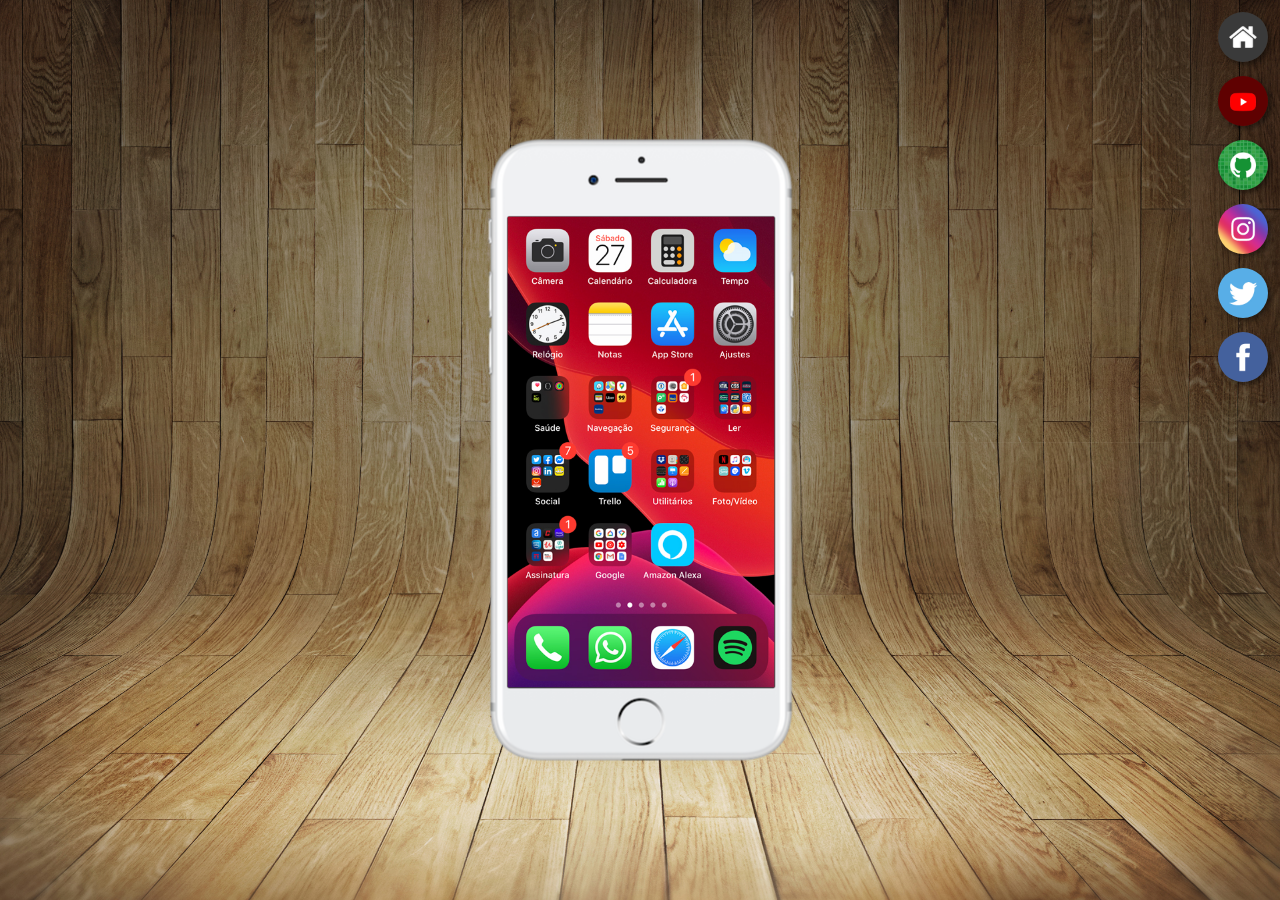
<file: index.html>
<!DOCTYPE html>
<html lang="en">
<head>
    <meta charset="UTF-8">
    <meta name="viewport" content="width=device-width, initial-scale=1.0">
    <link rel="shortcut icon" href="favicon.ico" type="image/x-icon">
    <link rel="stylesheet" href="style.css">
    <title>Projeto Social</title>
    
</head>
<body>
    <main>
        <section id="telefone">

           <iframe src="home.html" frameborder="0" name="tela" id="tela"></iframe>

        </section>
        
        <section id="social">
            <a href="home.html" target="tela"><img src="imagens/logo-home.jpg" alt="home"></a><br>
            <a href="youtube.html" target="tela"><img src="imagens/logo-youtube.jpg" alt="Youtube"></a><br>
            <a href="github.html" target="tela"><img src="imagens/logo-github.jpg" alt="Github"></a><br>
            <a href="instagram.html" target="tela"><img src="imagens/logo-instagram.jpg " alt="Instagram"></a><br>
            <a href="twitter.html" target="tela"><img src="imagens/logo-twitter.jpg" alt="Twitter"></a><br>
            <a href="facebook.html" target="tela"><img src="imagens/logo-facebook.jpg" alt="Facebook"></a>
        </section>
    </main>
</body>
</html>
</file>
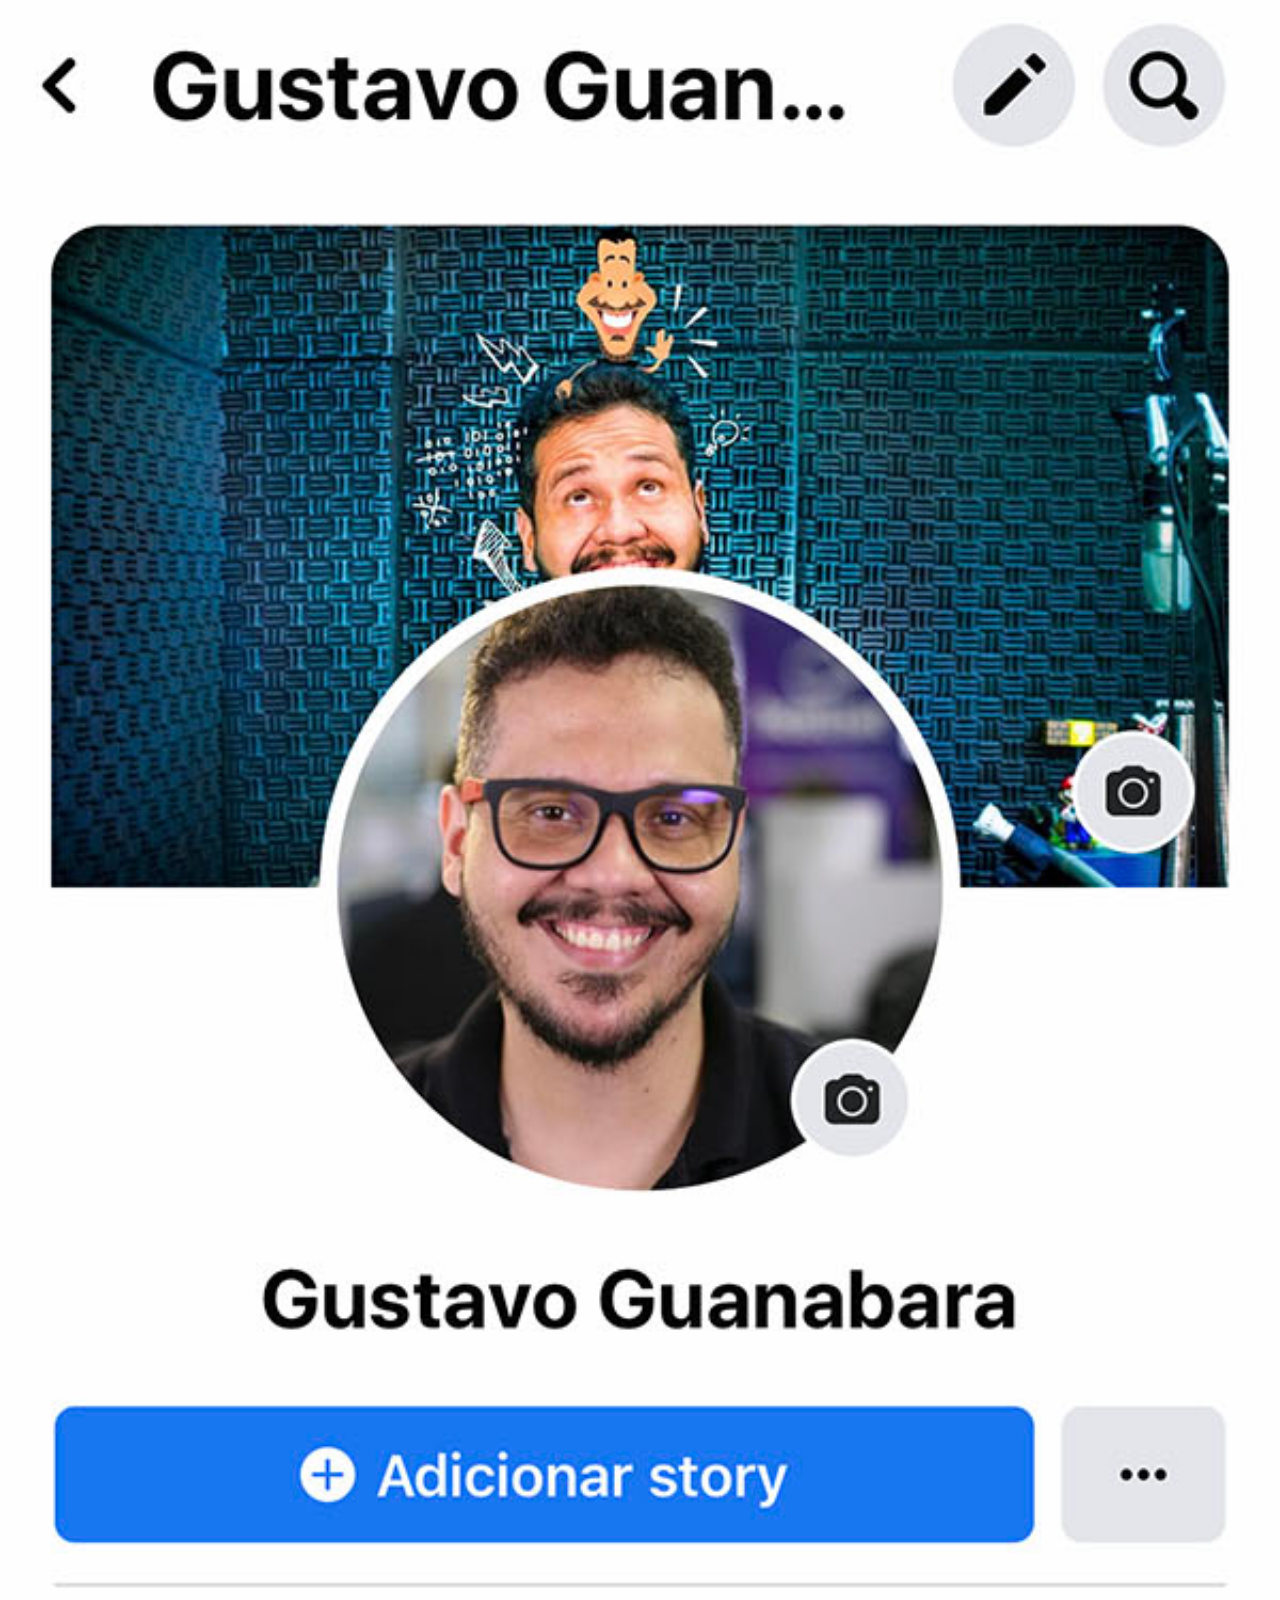
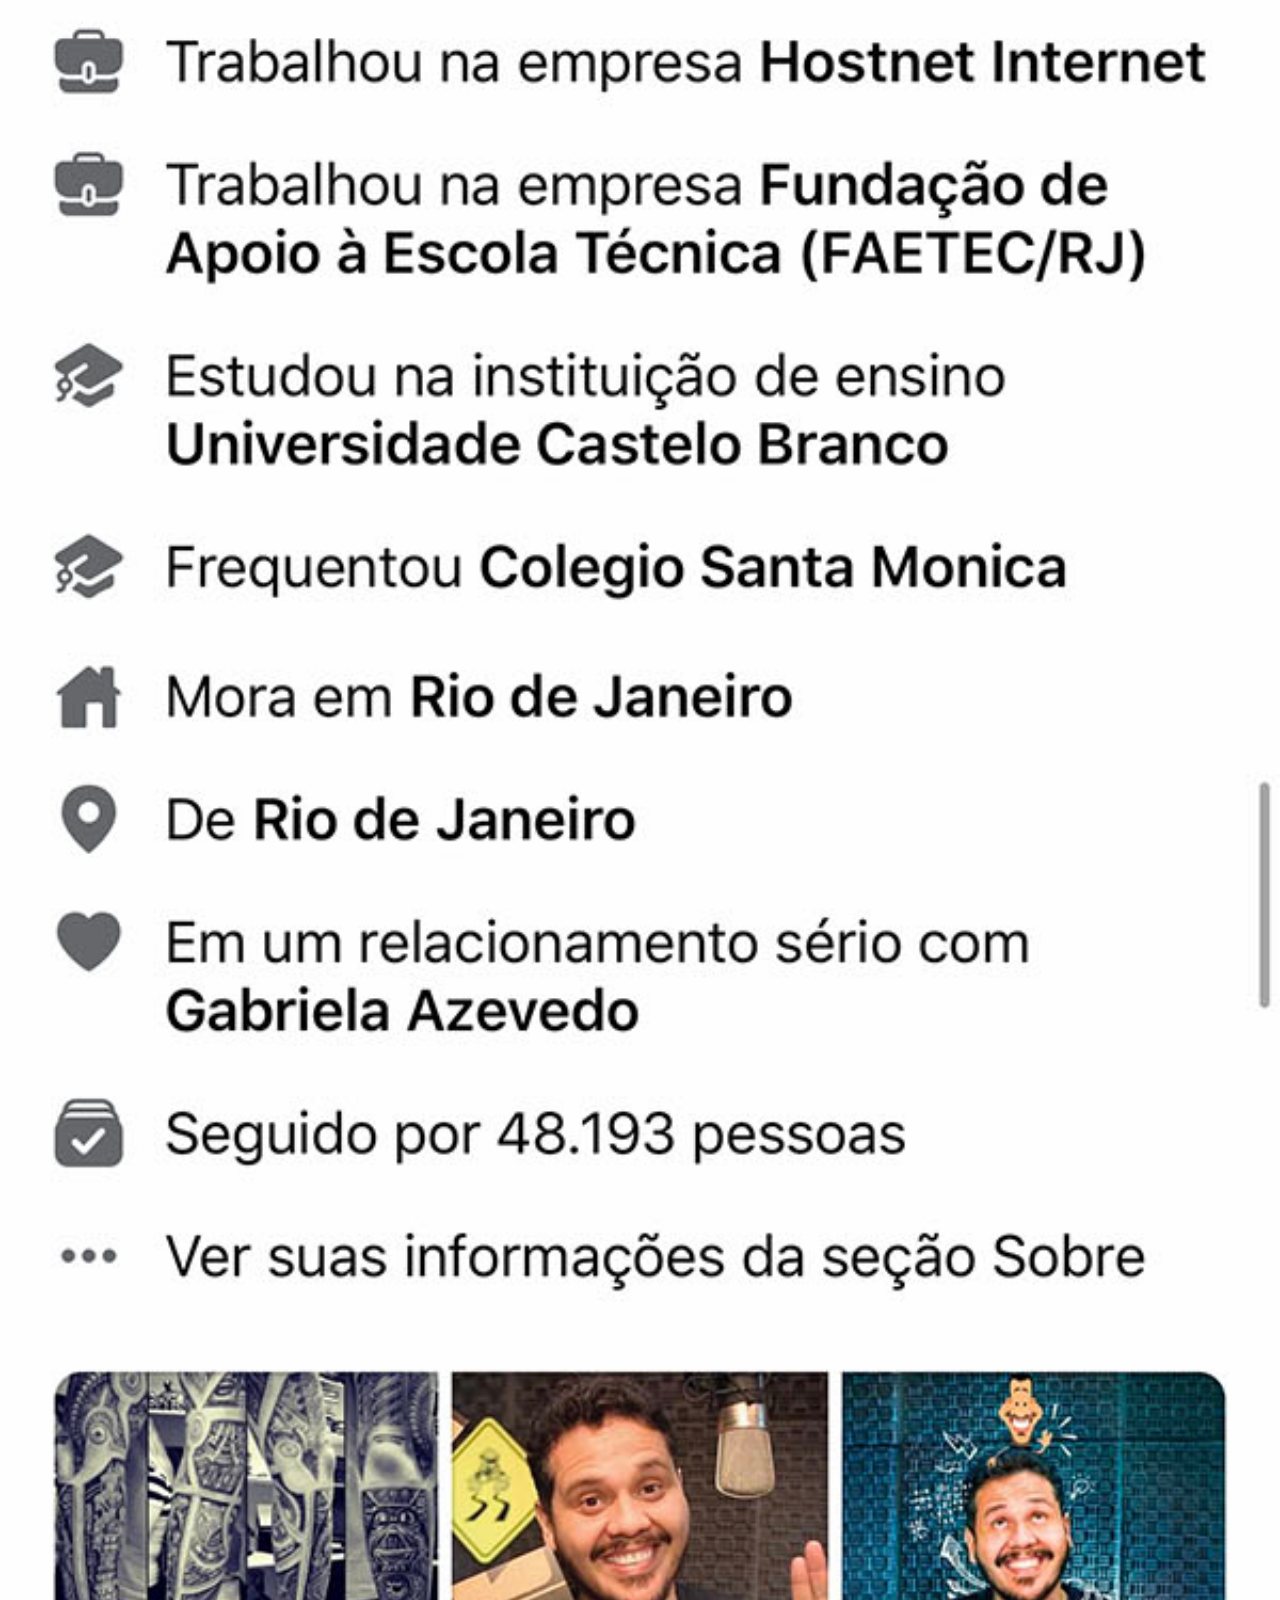
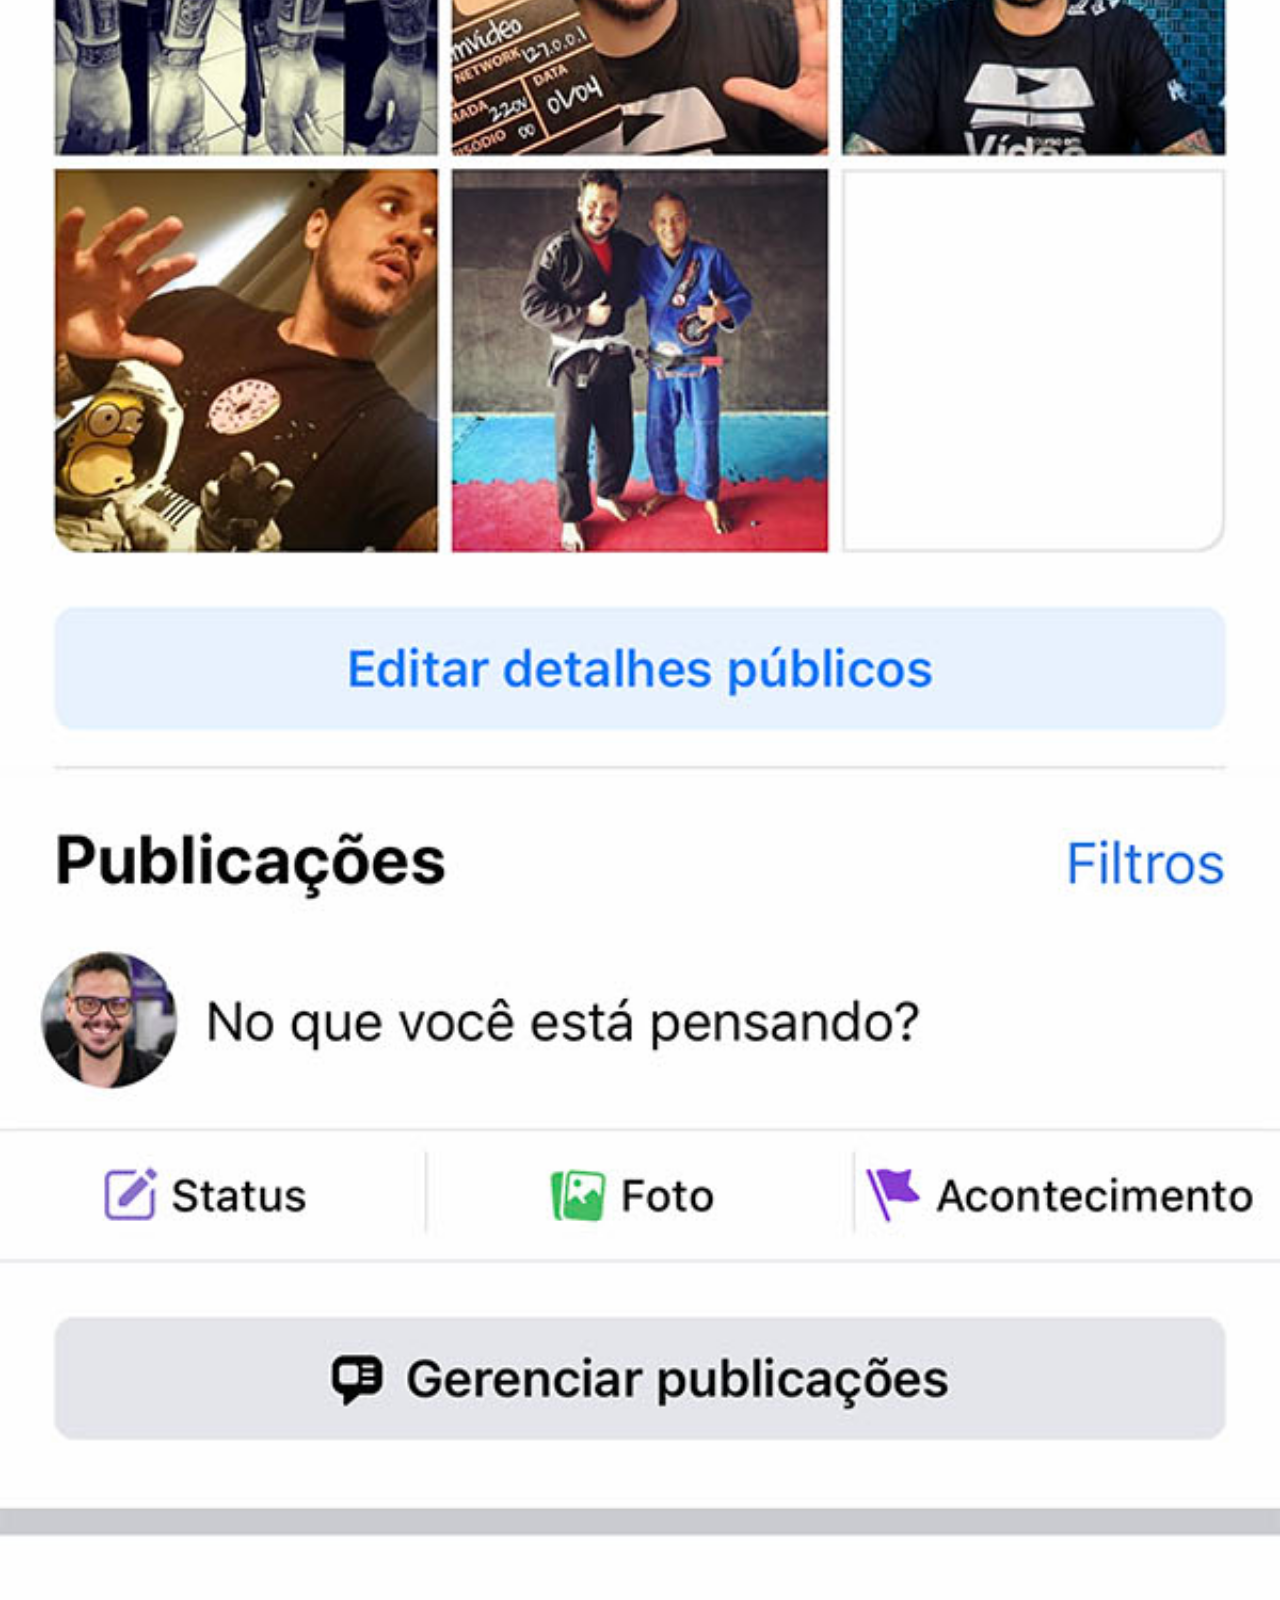
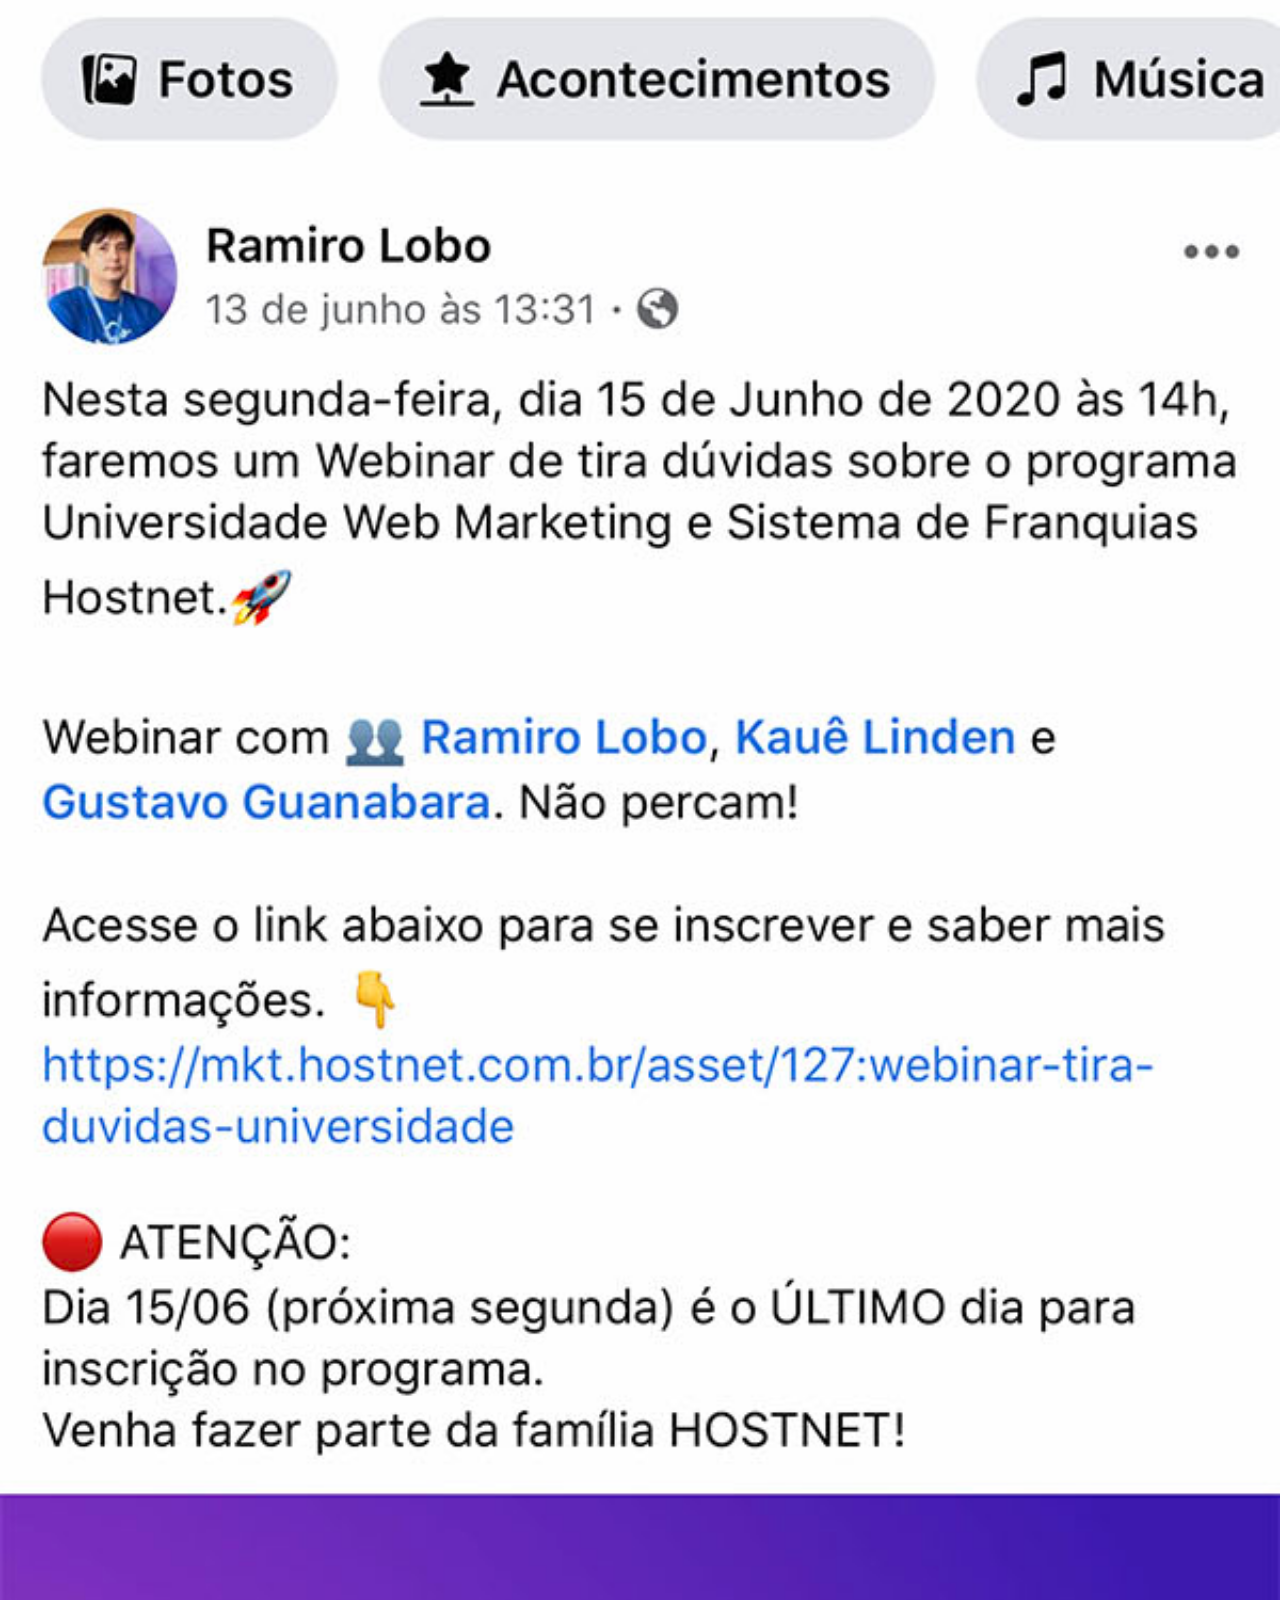
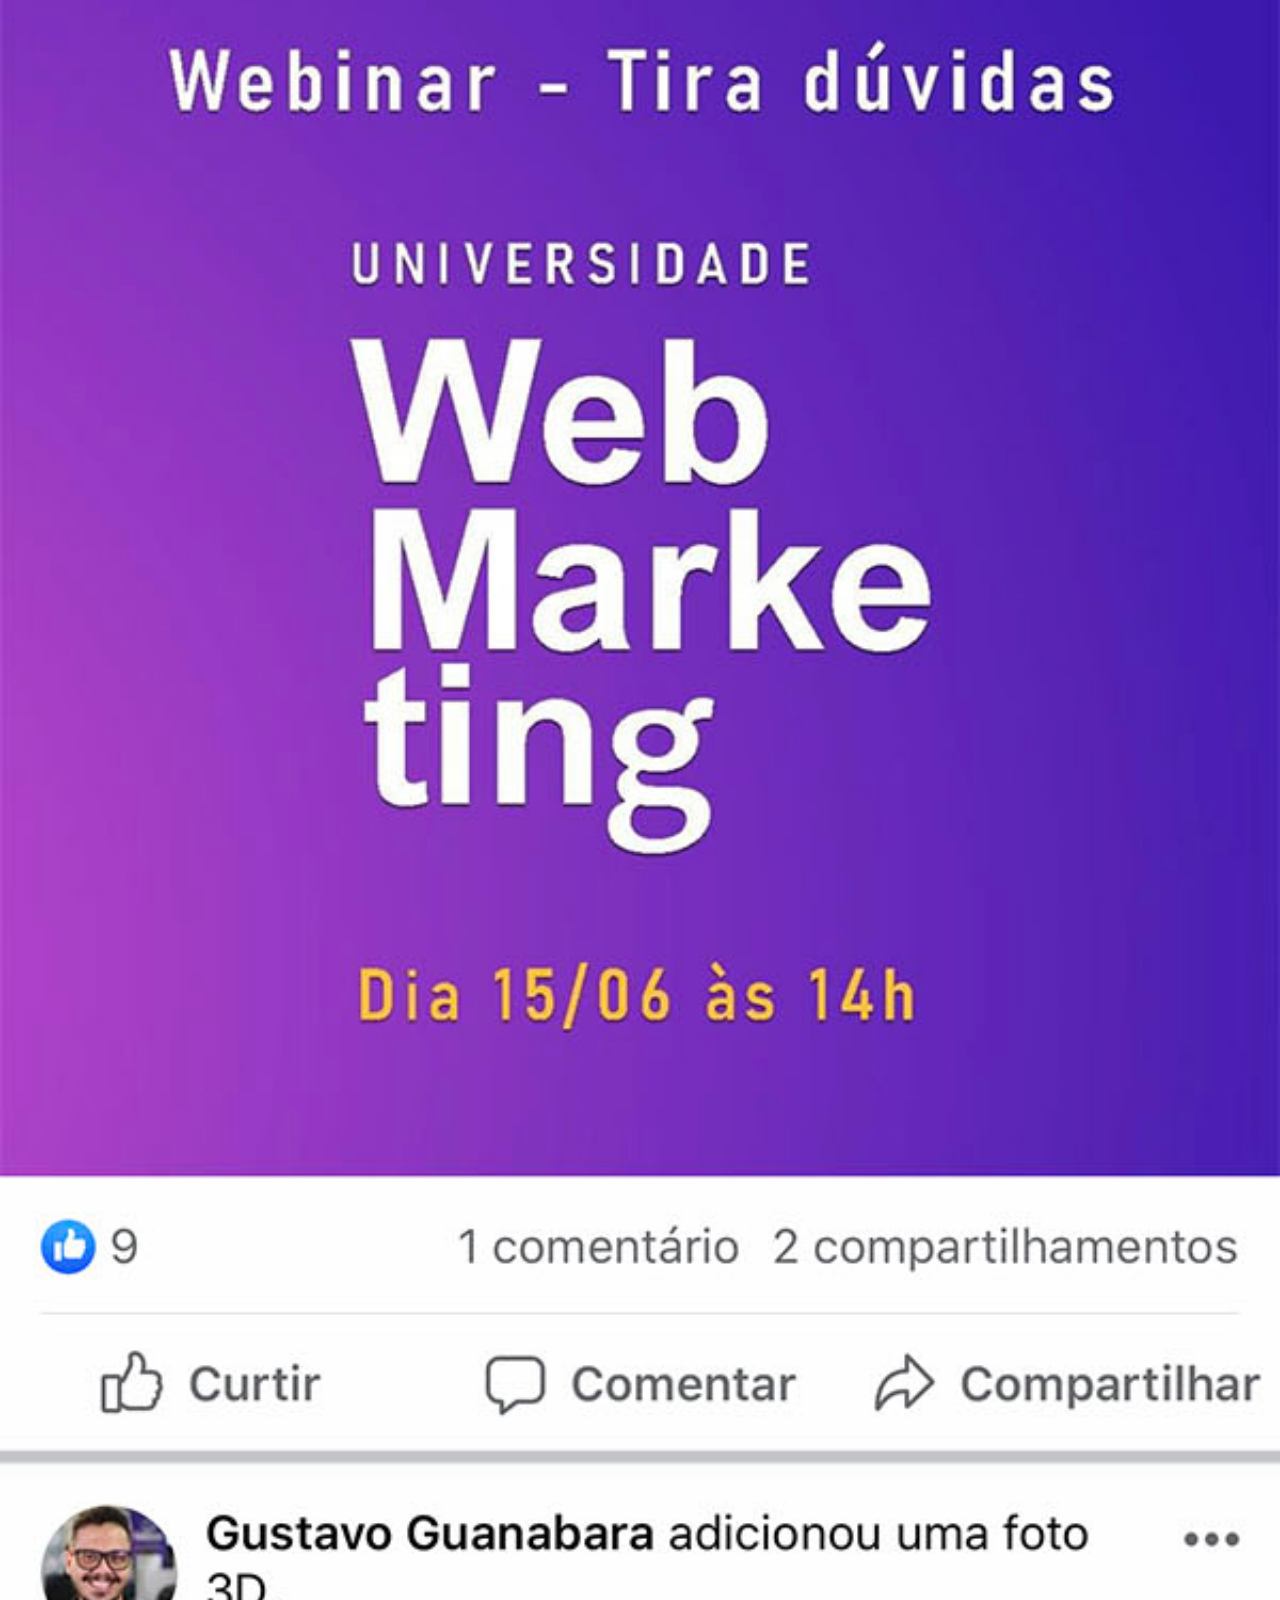
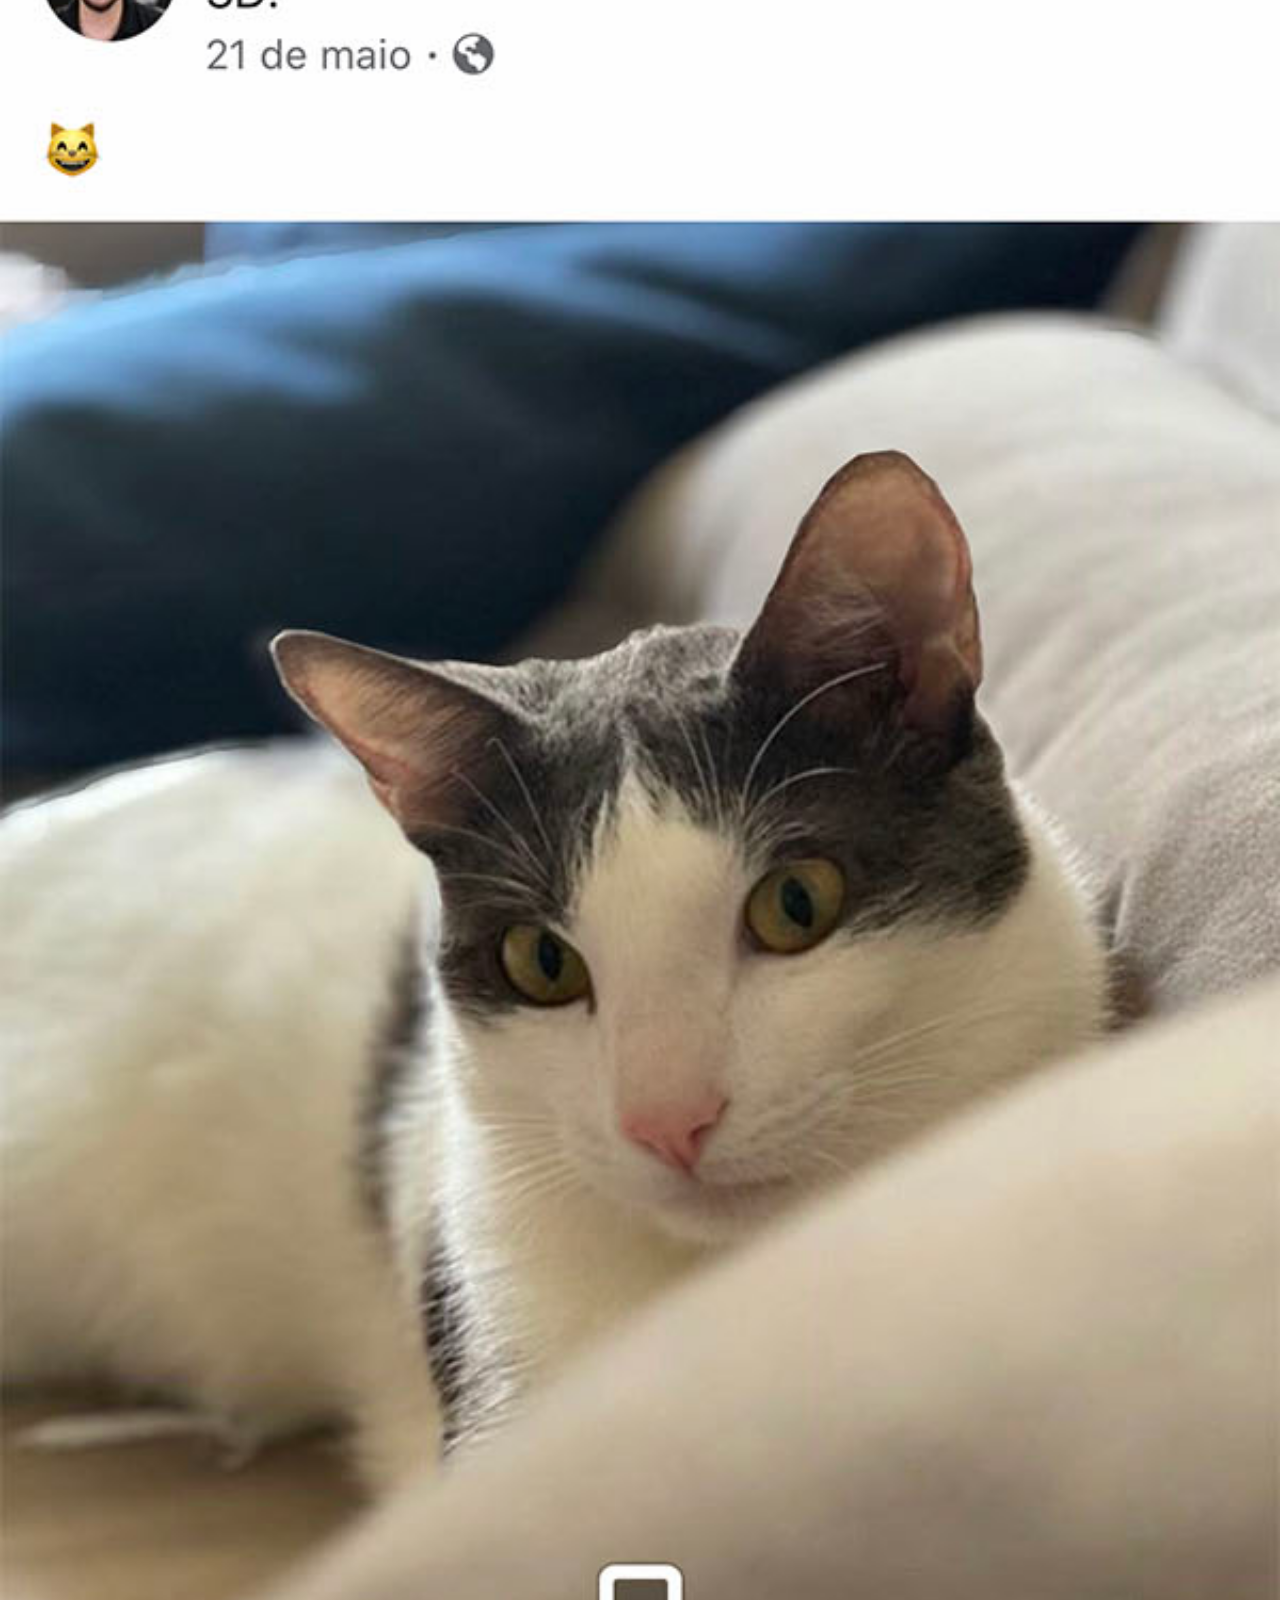
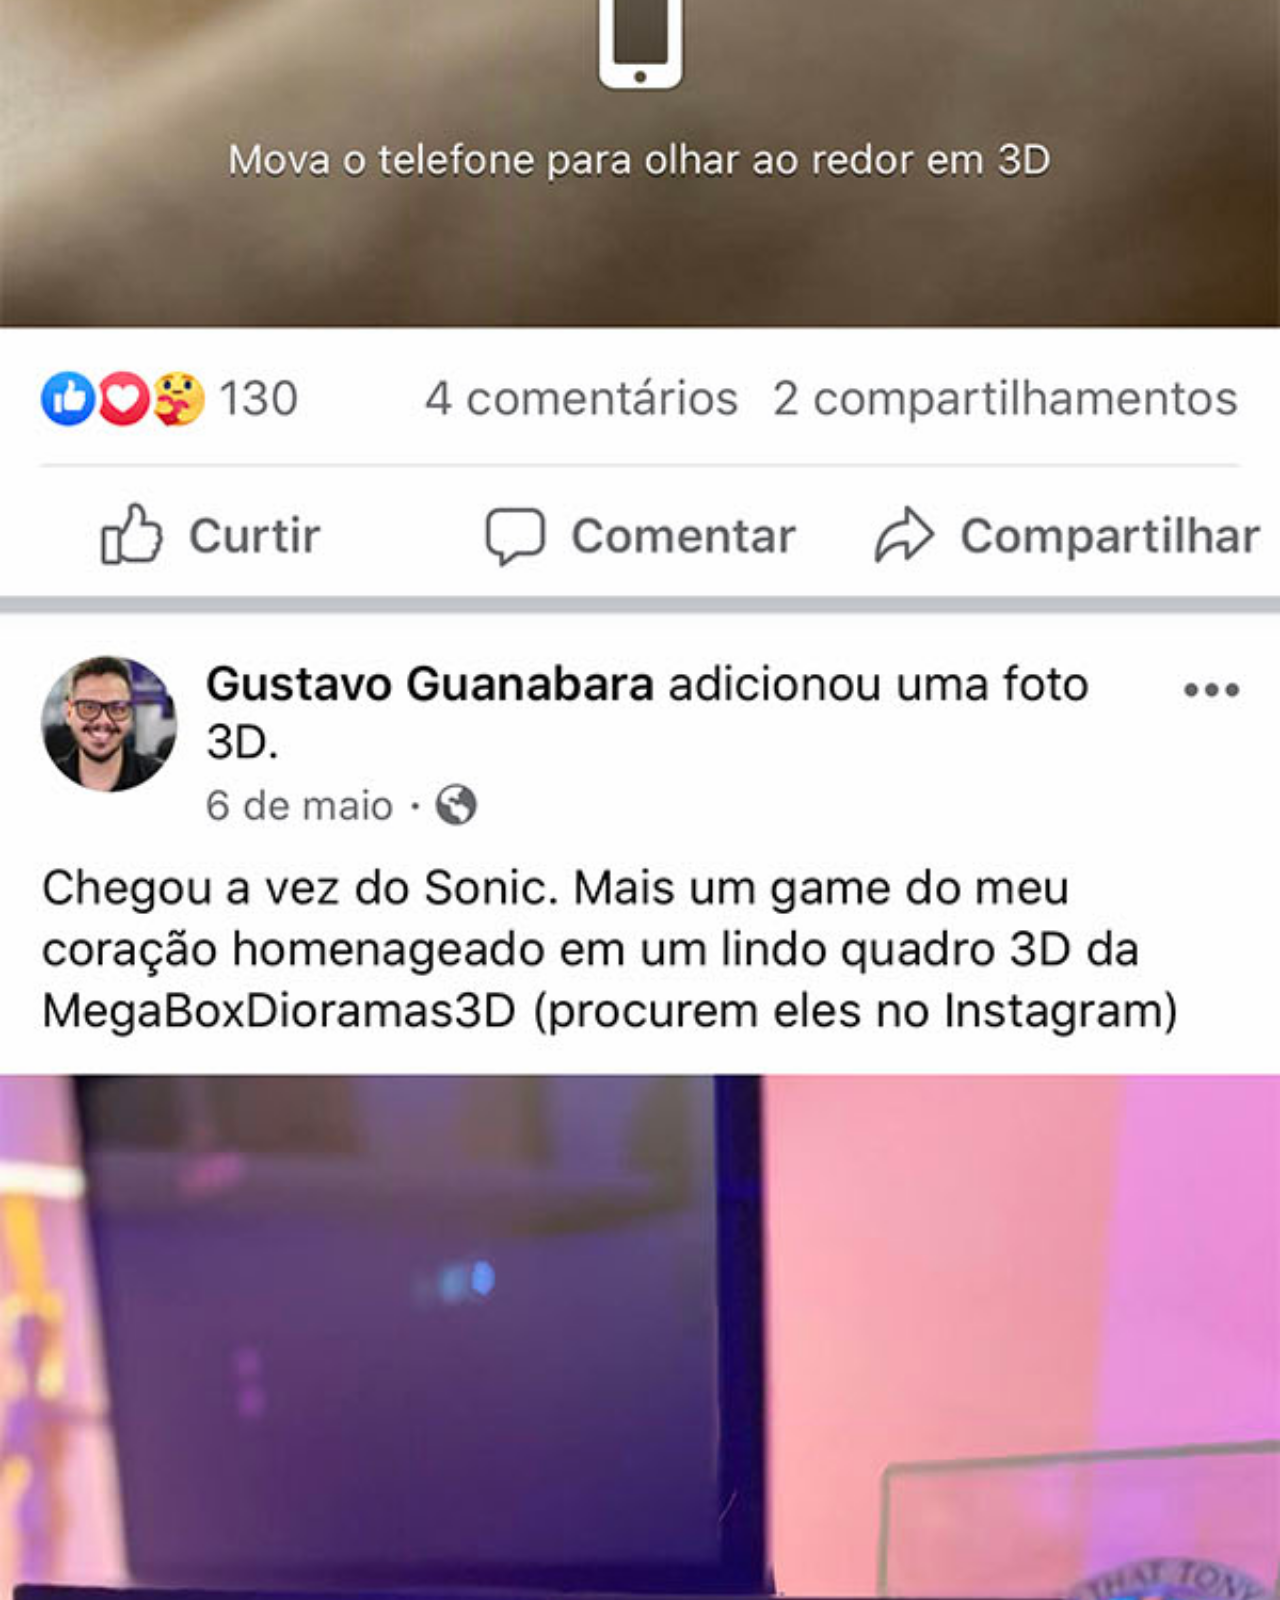
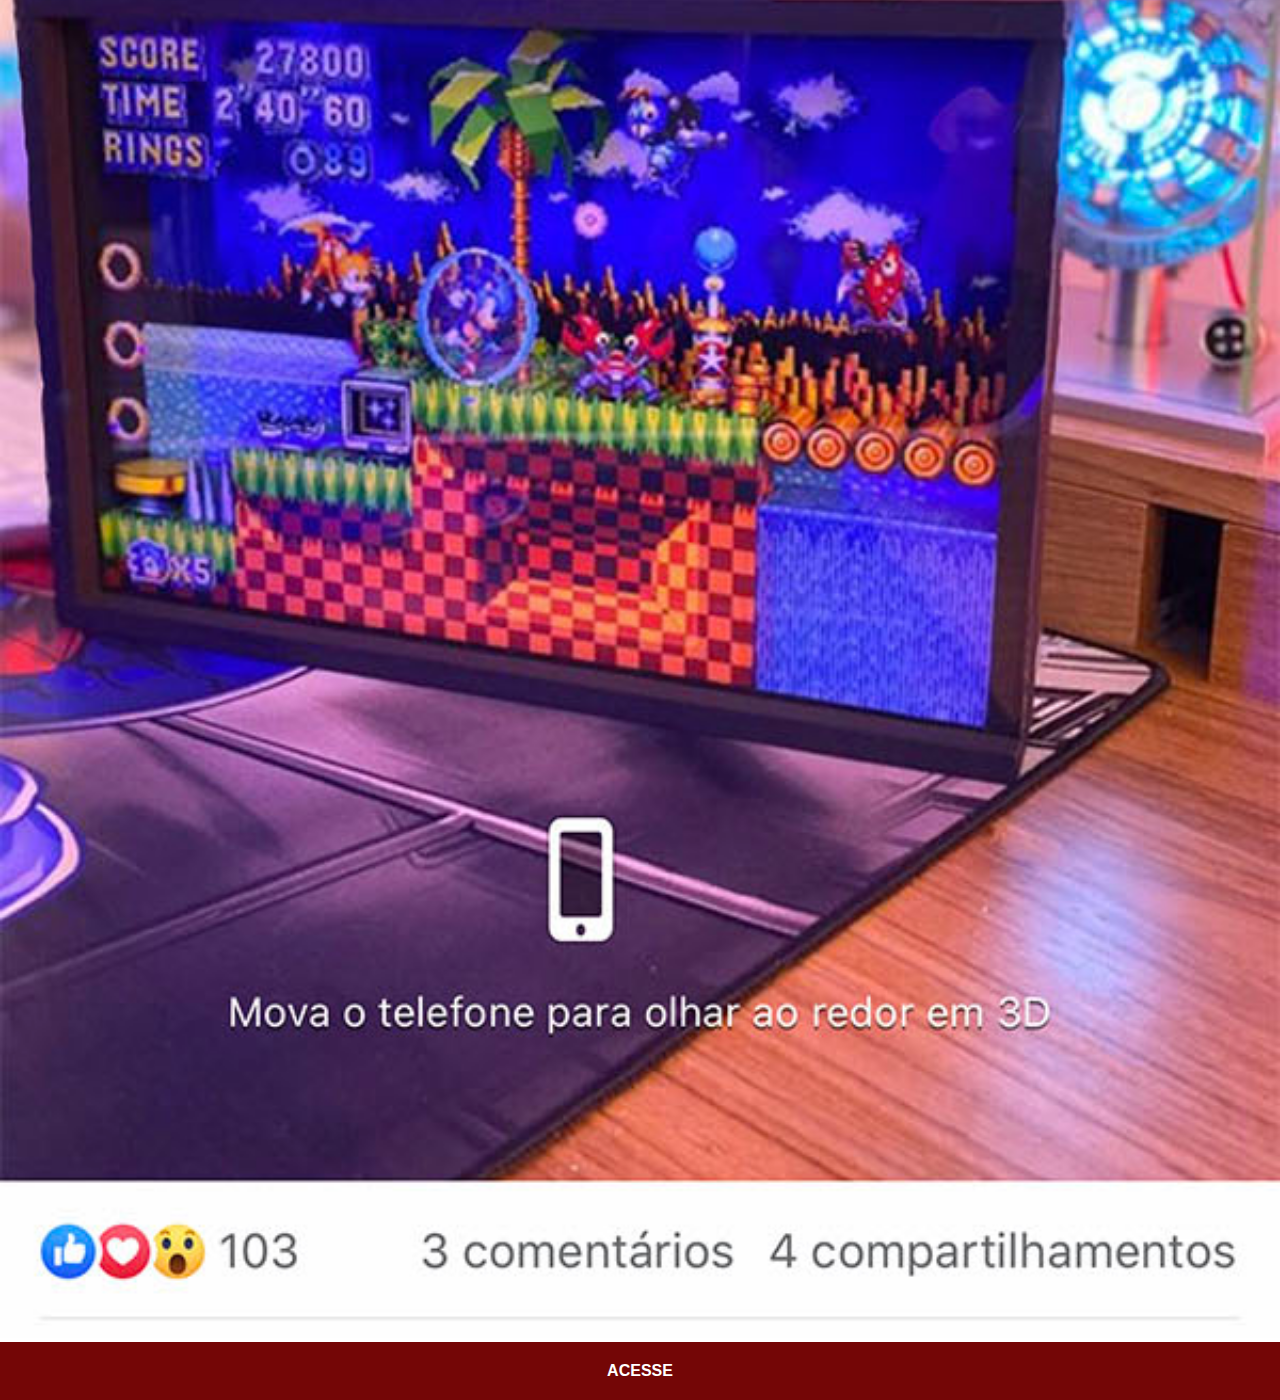
<file: facebook.html>
<!DOCTYPE html>
<html lang="pt-br">
<head>
    <meta charset="UTF-8">
    <meta name="viewport" content="width=device-width, initial-scale=1.0">
    <link rel="stylesheet" href="social.css">
    <title>Facebook</title>
</head>
<body>
    <img src="imagens/tela-facebook.jpg" alt="facebook">
    <a href="https://www.facebook.com/gustavoguanabara/?locale=pt_BR" target="_blank">ACESSE</a>
</body>
</html>
</file>
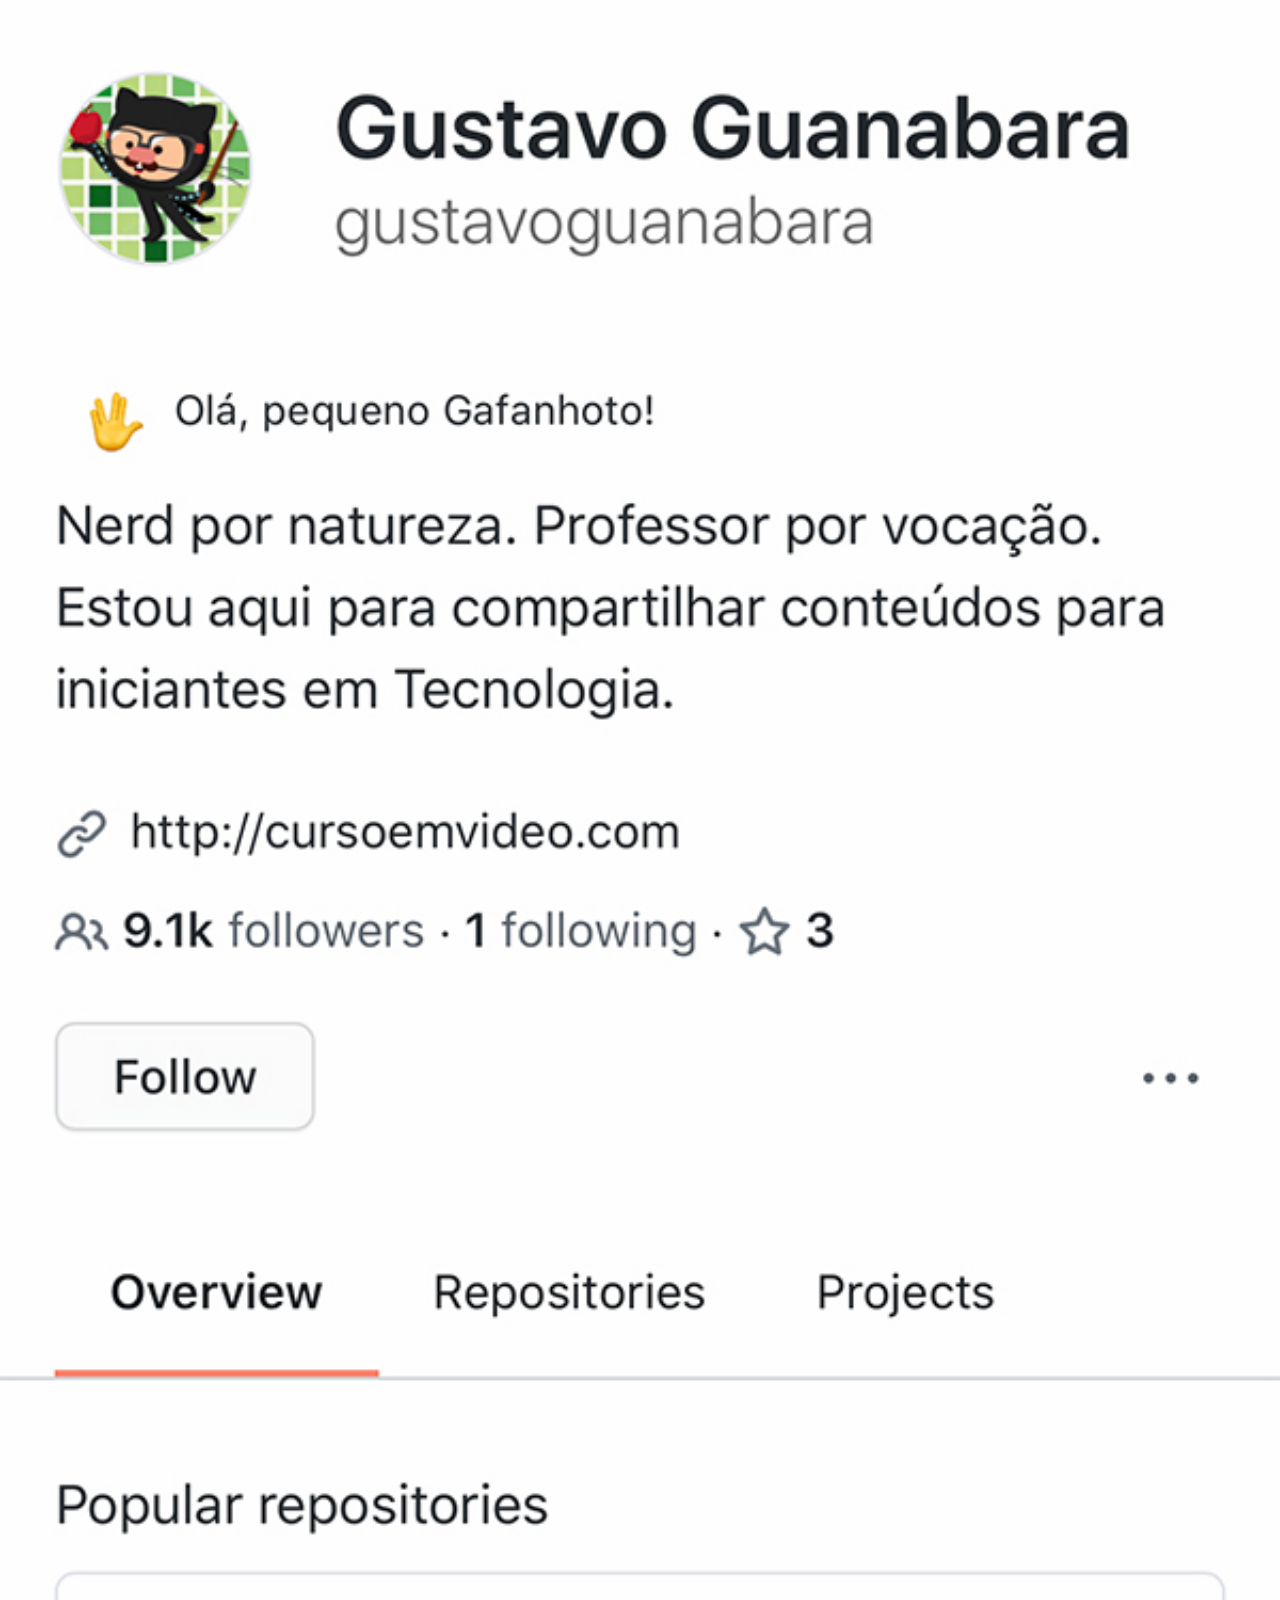
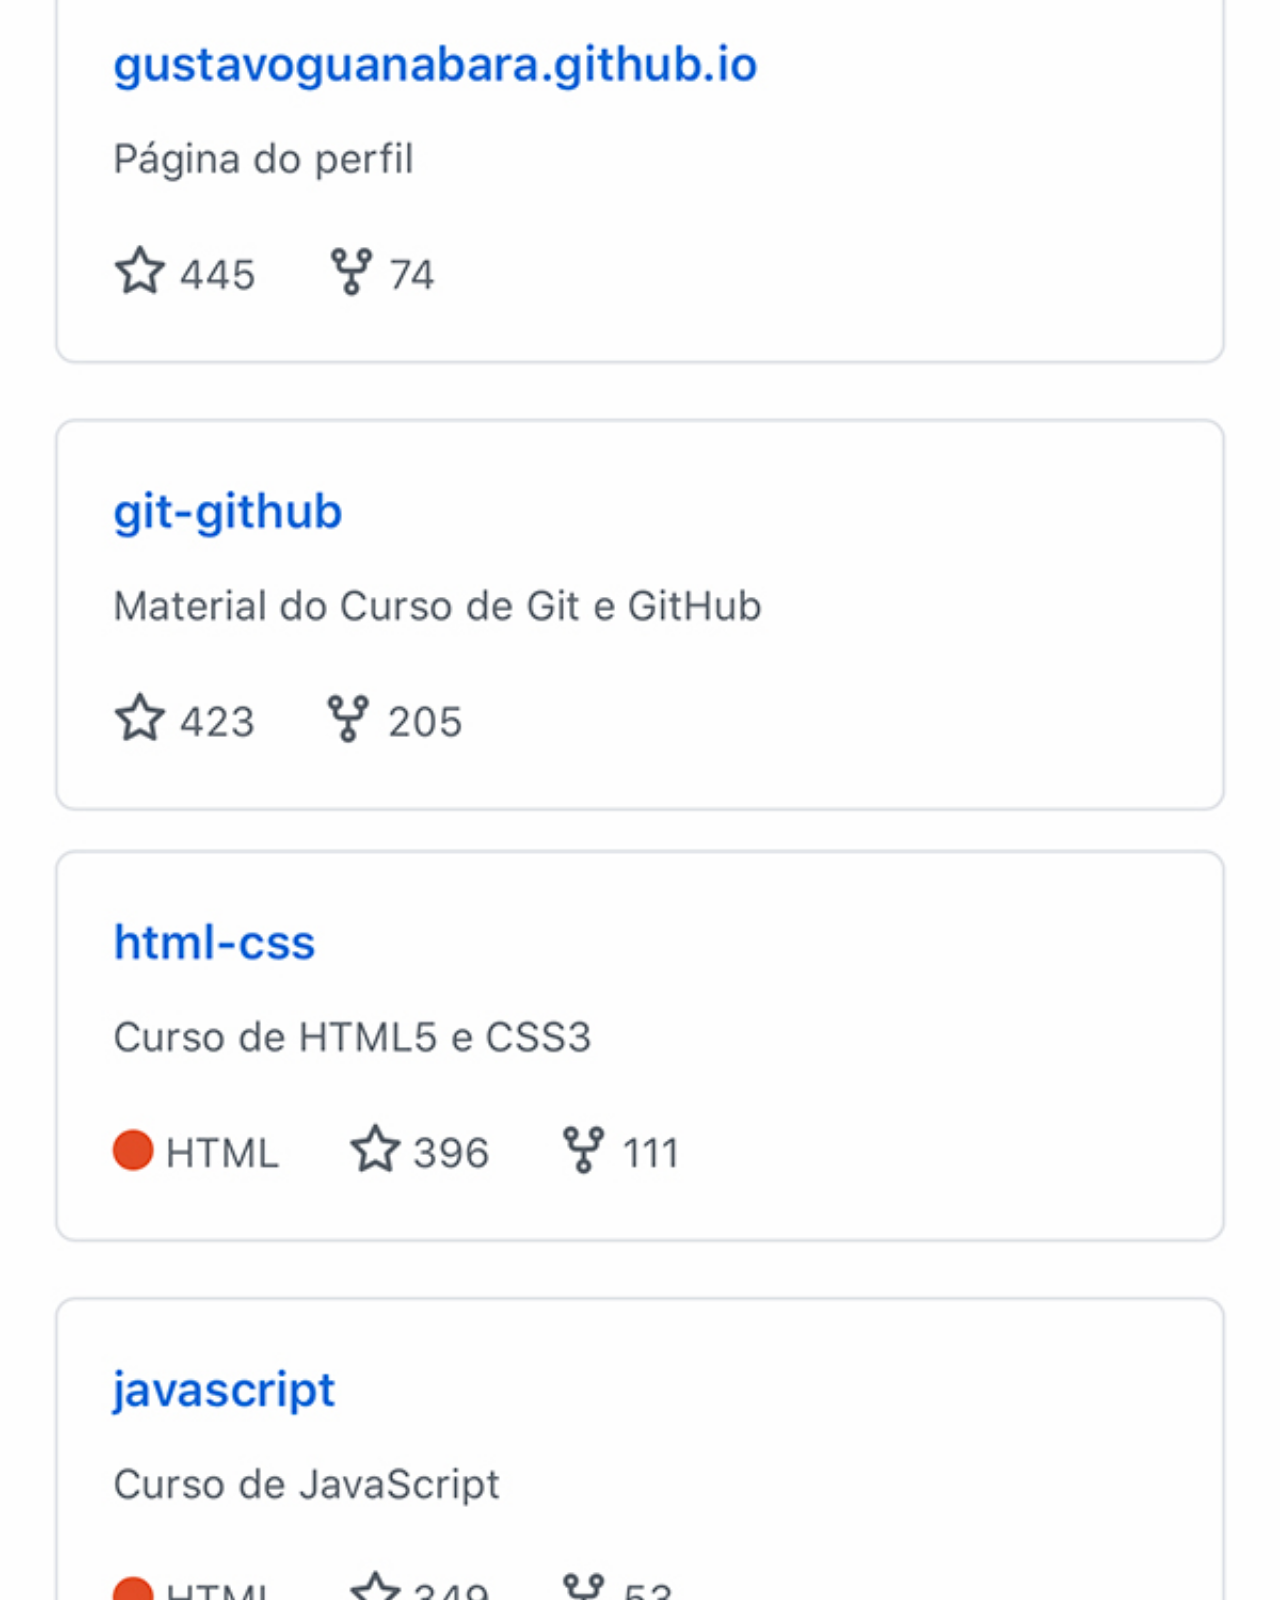
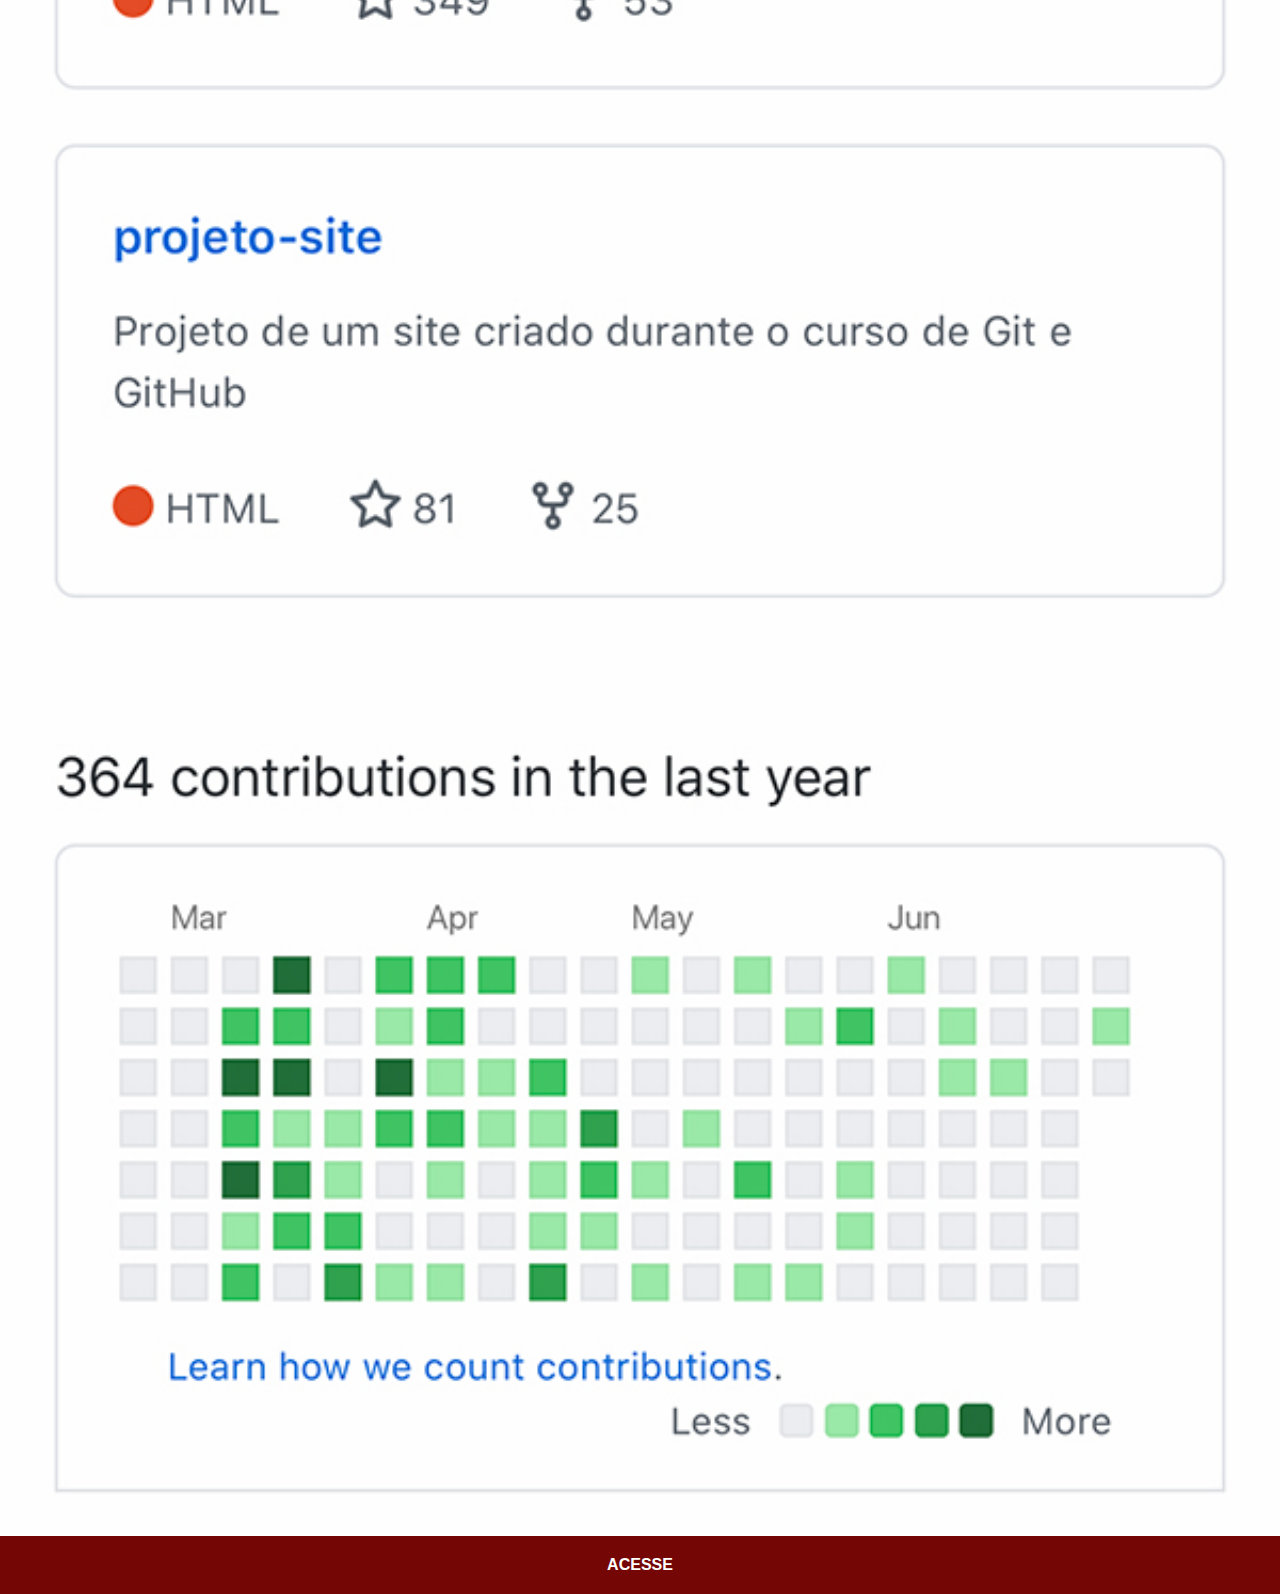
<file: github.html>
<!DOCTYPE html>
<html lang="pt-br">
<head>
    <meta charset="UTF-8">
    <meta name="viewport" content="width=device-width, initial-scale=1.0">
    <link rel="stylesheet" href="social.css">
    <title>Github</title>
</head>
<body>
    <img src="imagens/tela-github.jpg" alt="github">
    <a href="https://github.com/BrayanHen" target="_blank">ACESSE</a>
</body>
</html>
</file>
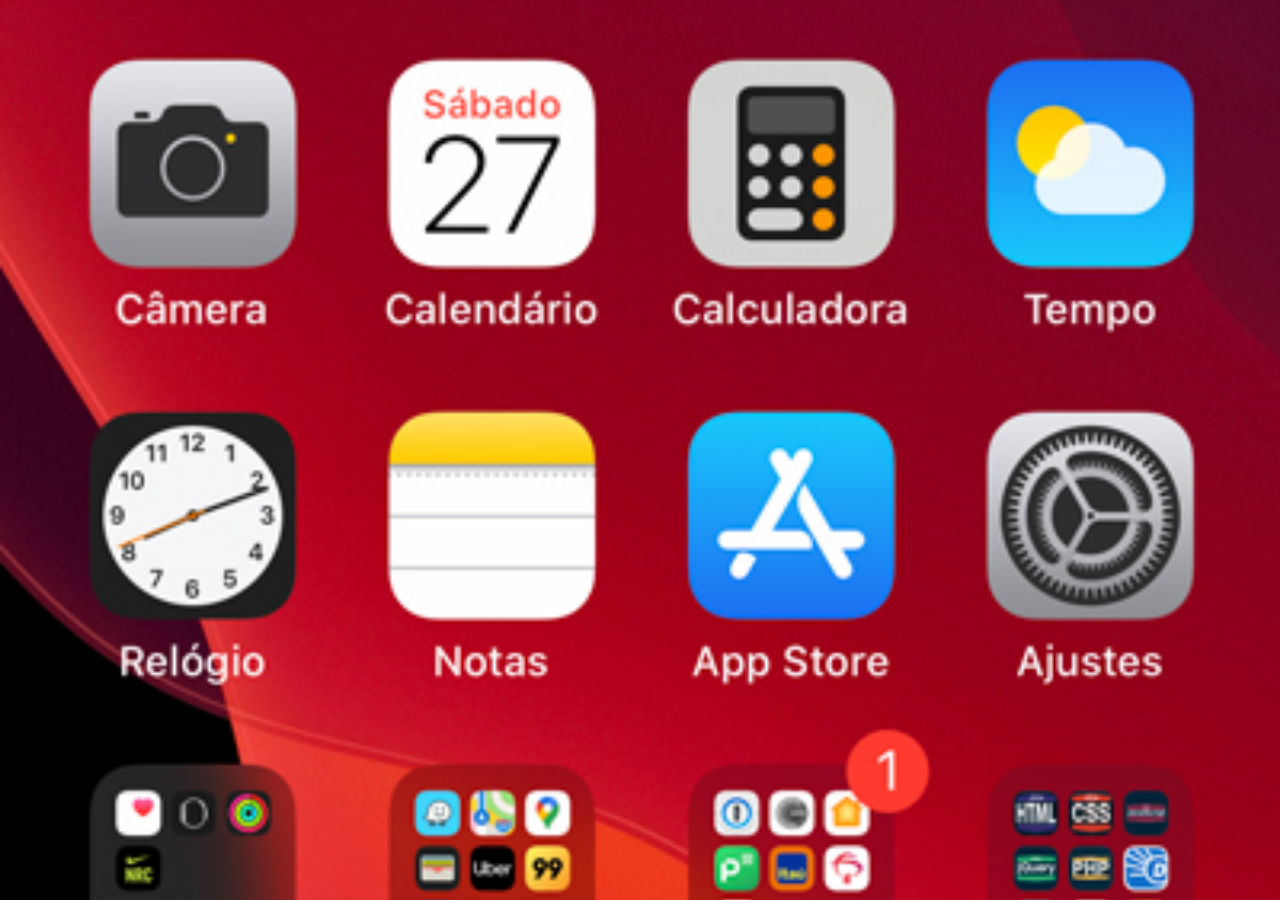
<file: home.html>
<!DOCTYPE html>
<html lang="en">
<head>
    <meta charset="UTF-8">
    <meta name="viewport" content="width=device-width, initial-scale=1.0">
    <title>home</title>
    <style>
        *{
            margin: 0px;
            padding: 0px;
        }

        body{
            width: 100vw;
            height: 100vh;
            background: url(imagens/tela-home.jpg) no-repeat top center;
            background-size: cover;    
        }
    </style>
</head>
<body>
    
</body>
</html>
</file>
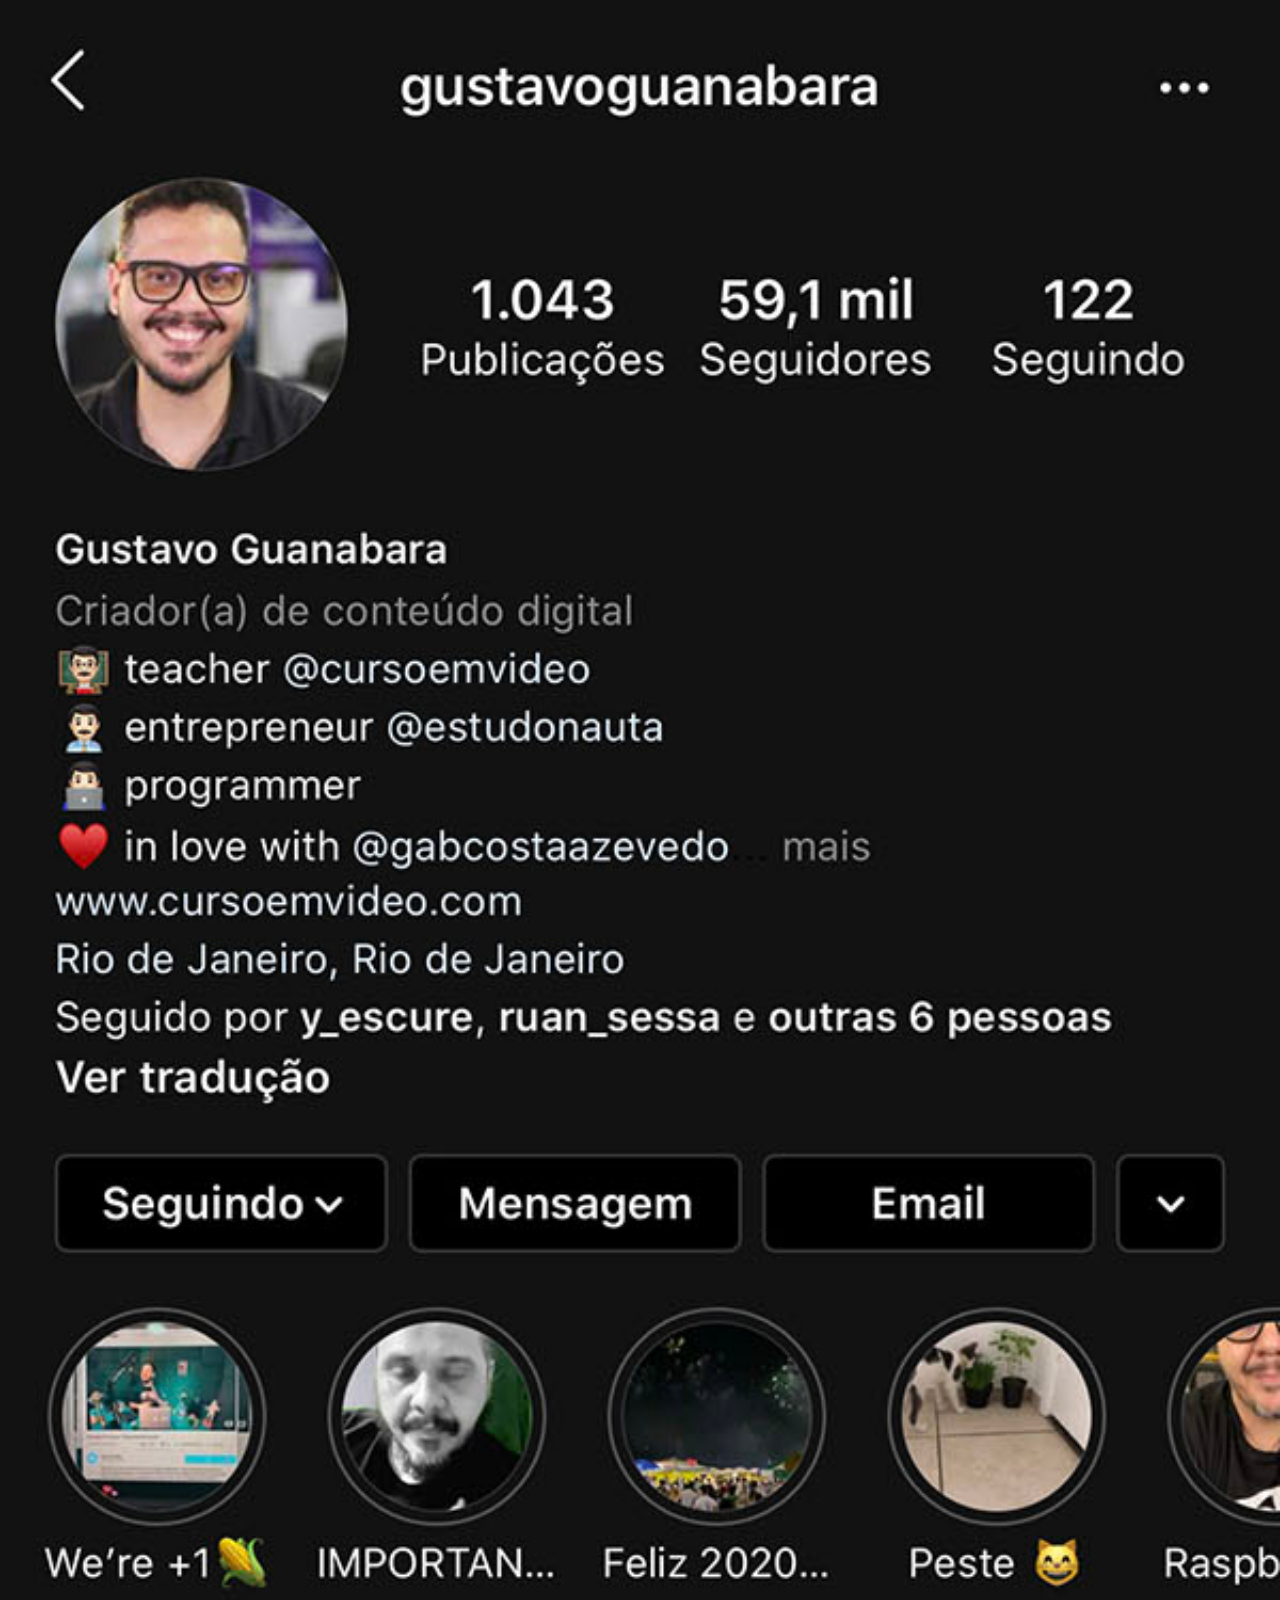
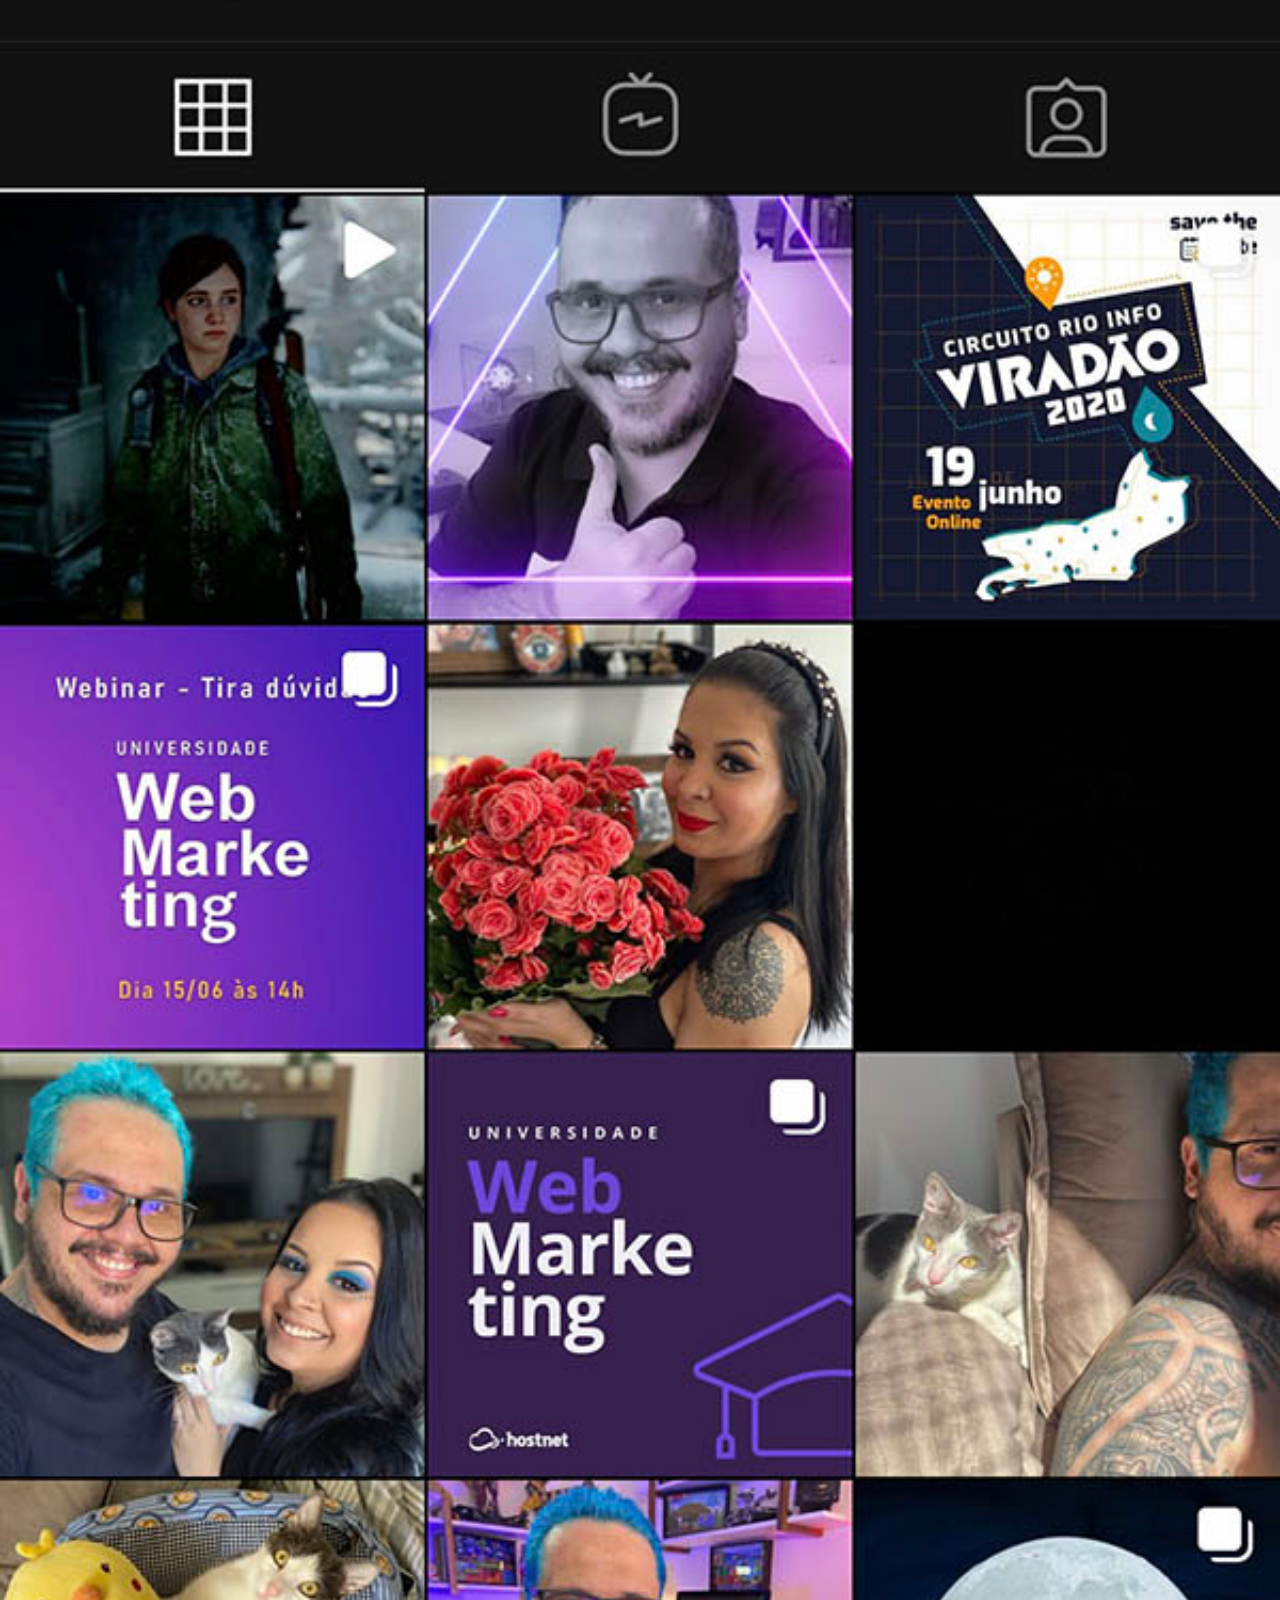
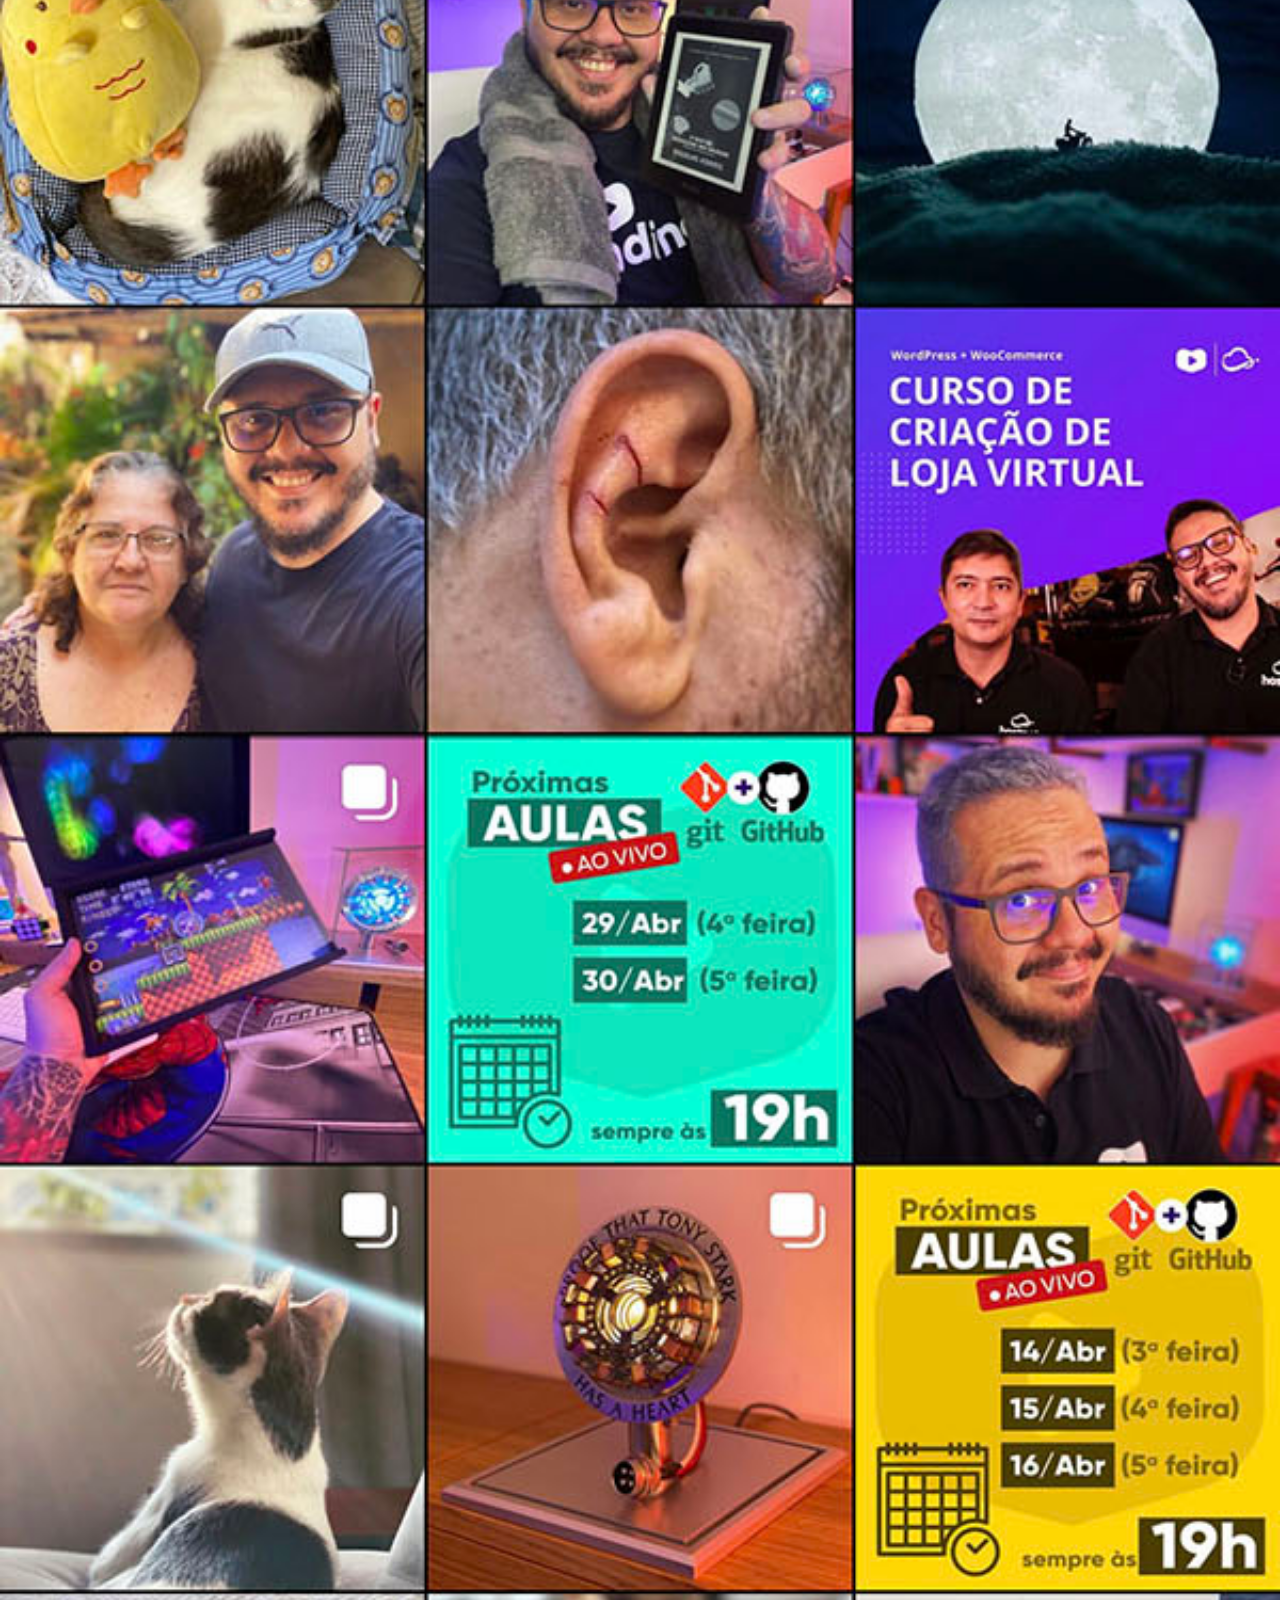
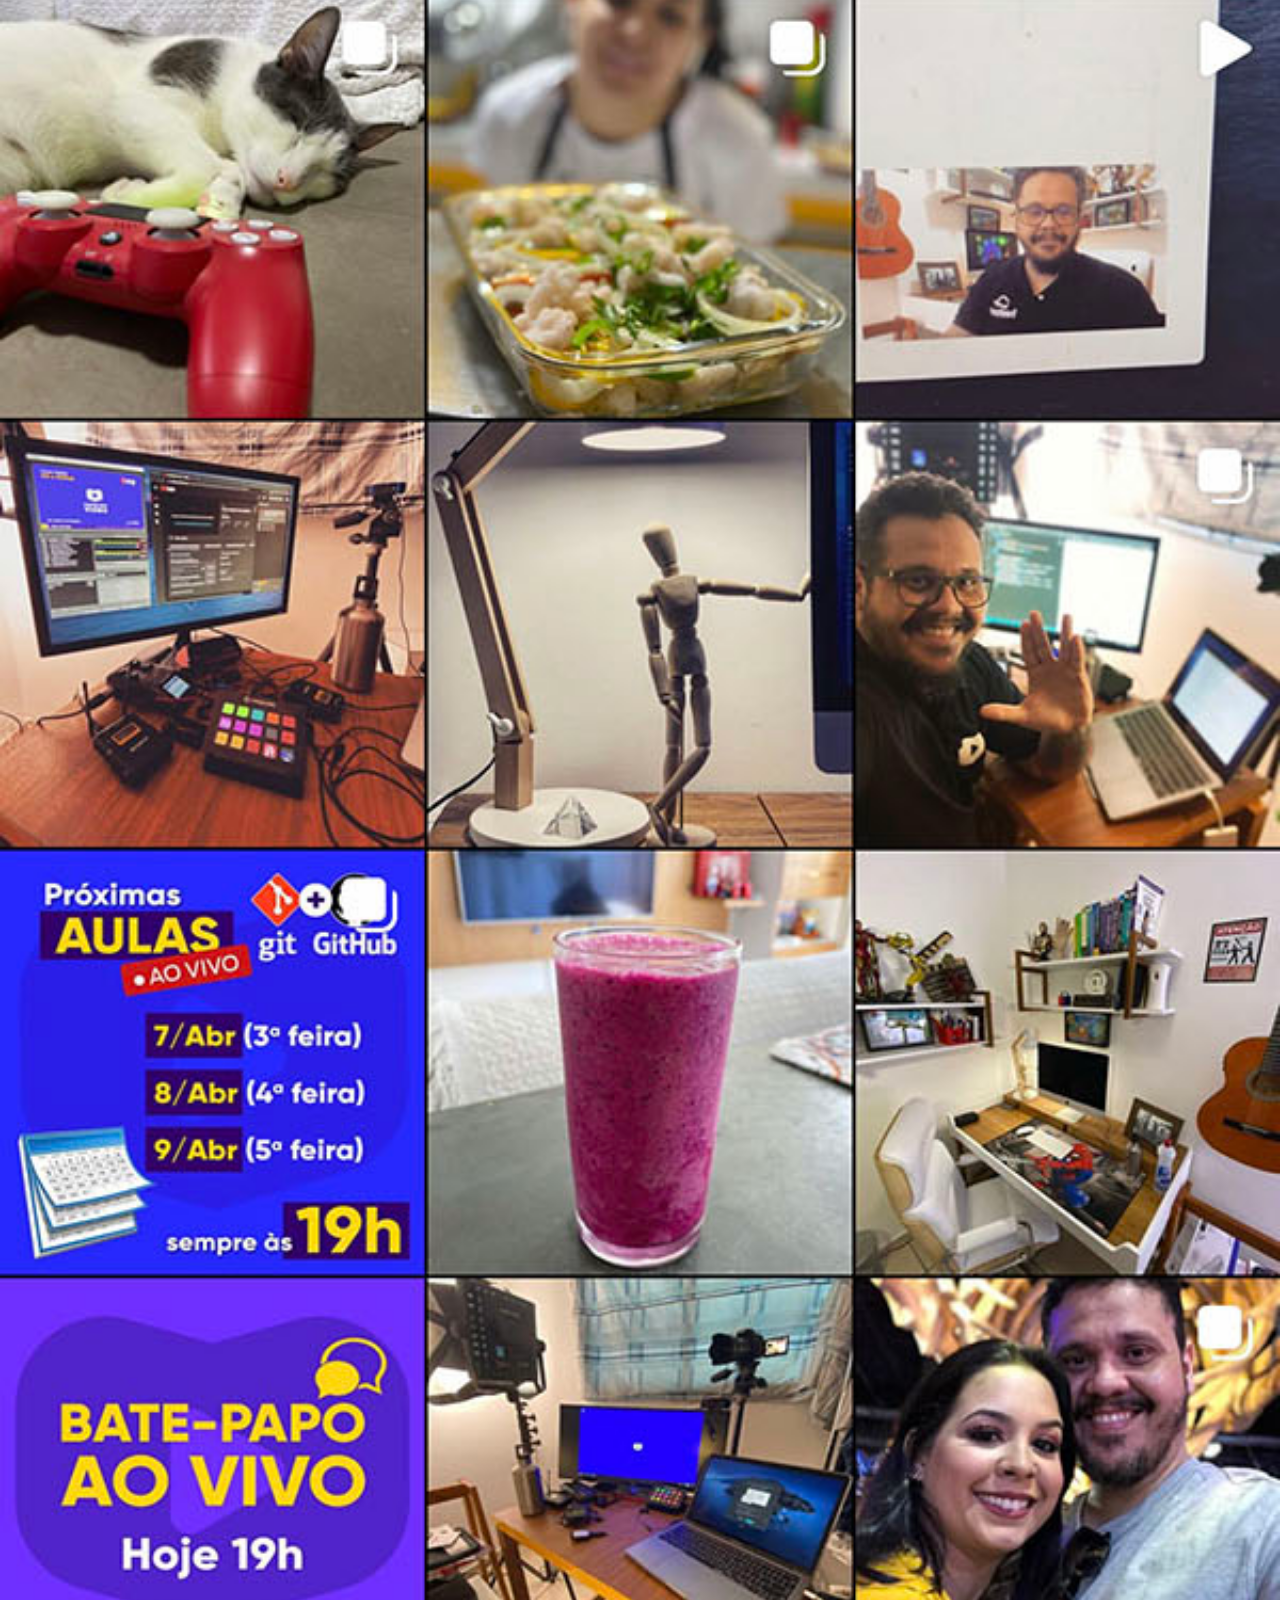
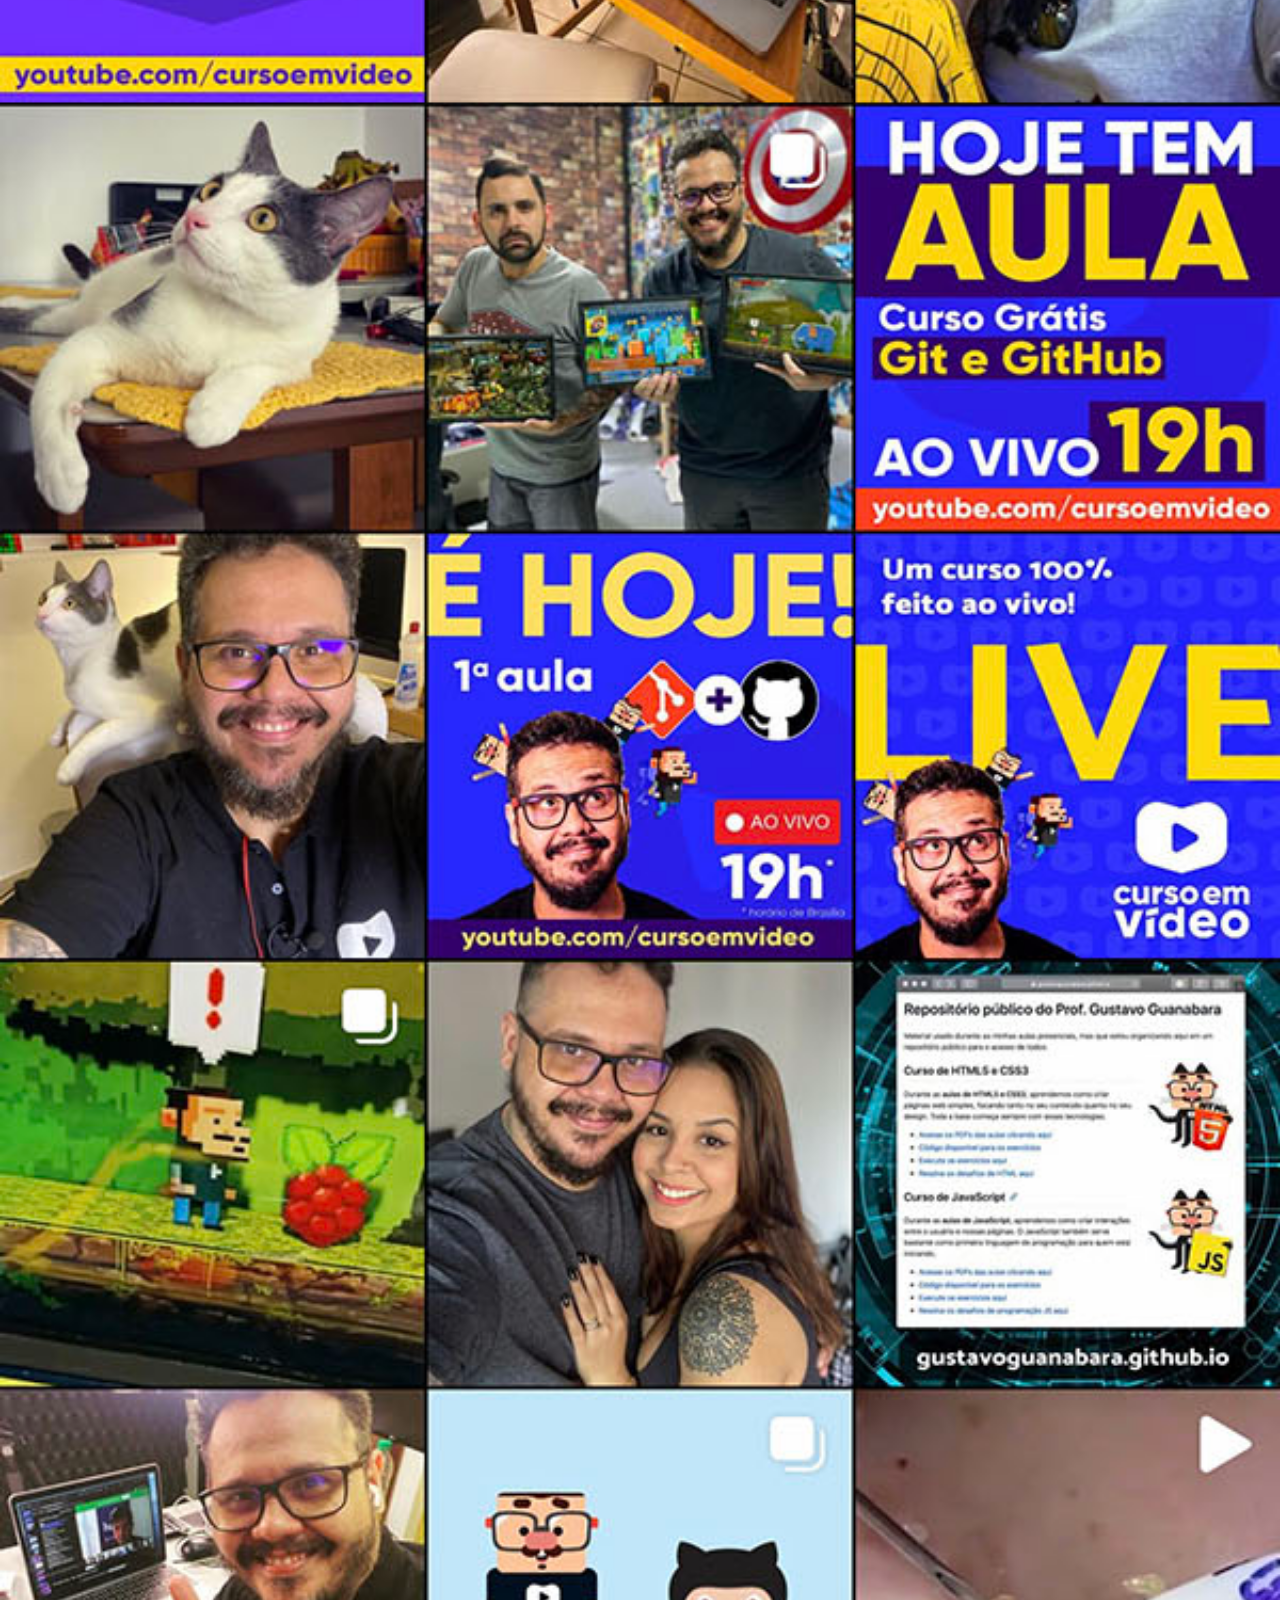
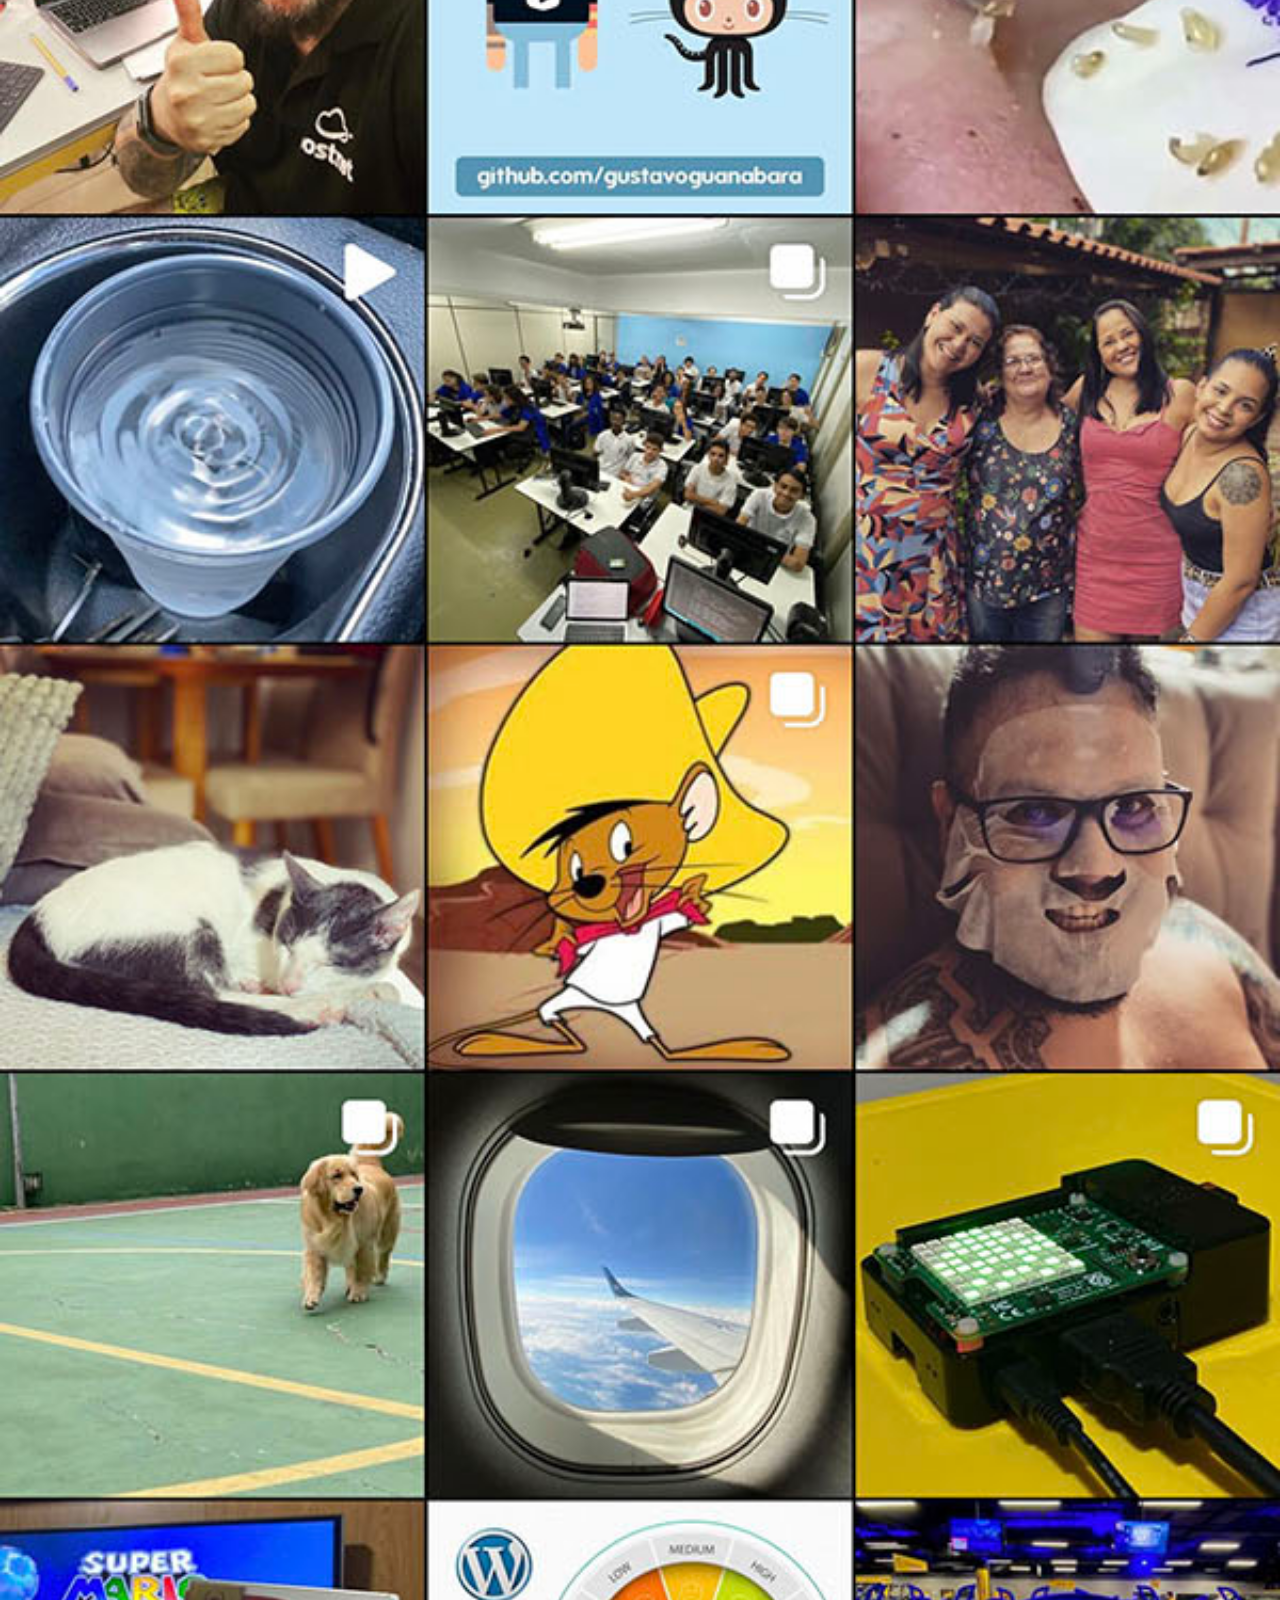
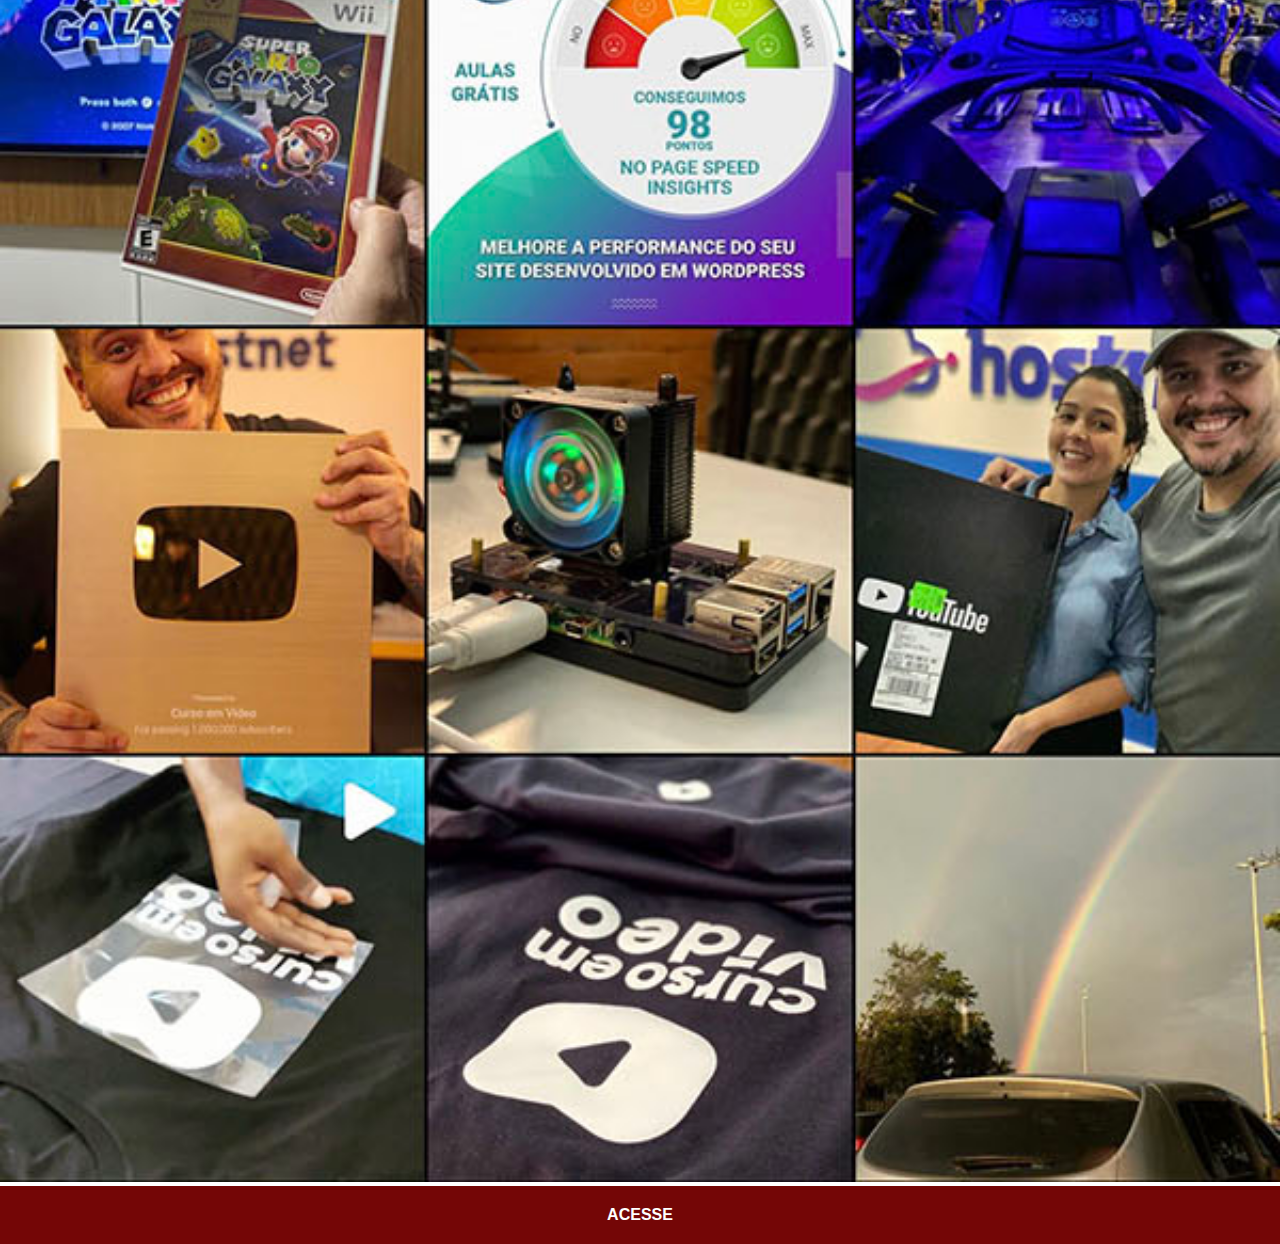
<file: instagram.html>
<!DOCTYPE html>
<html lang="pt-br">
<head>
    <meta charset="UTF-8">
    <meta name="viewport" content="width=device-width, initial-scale=1.0">
    <link rel="stylesheet" href="social.css">
    <title>Instagram</title>
</head>
<body>
    <img src="imagens/tela-instagram.jpg" alt="instagram">
    <a href="https://www.instagram.com/gustavoguanabara/" target="_blank">ACESSE</a>
</body>
</html>
</file>
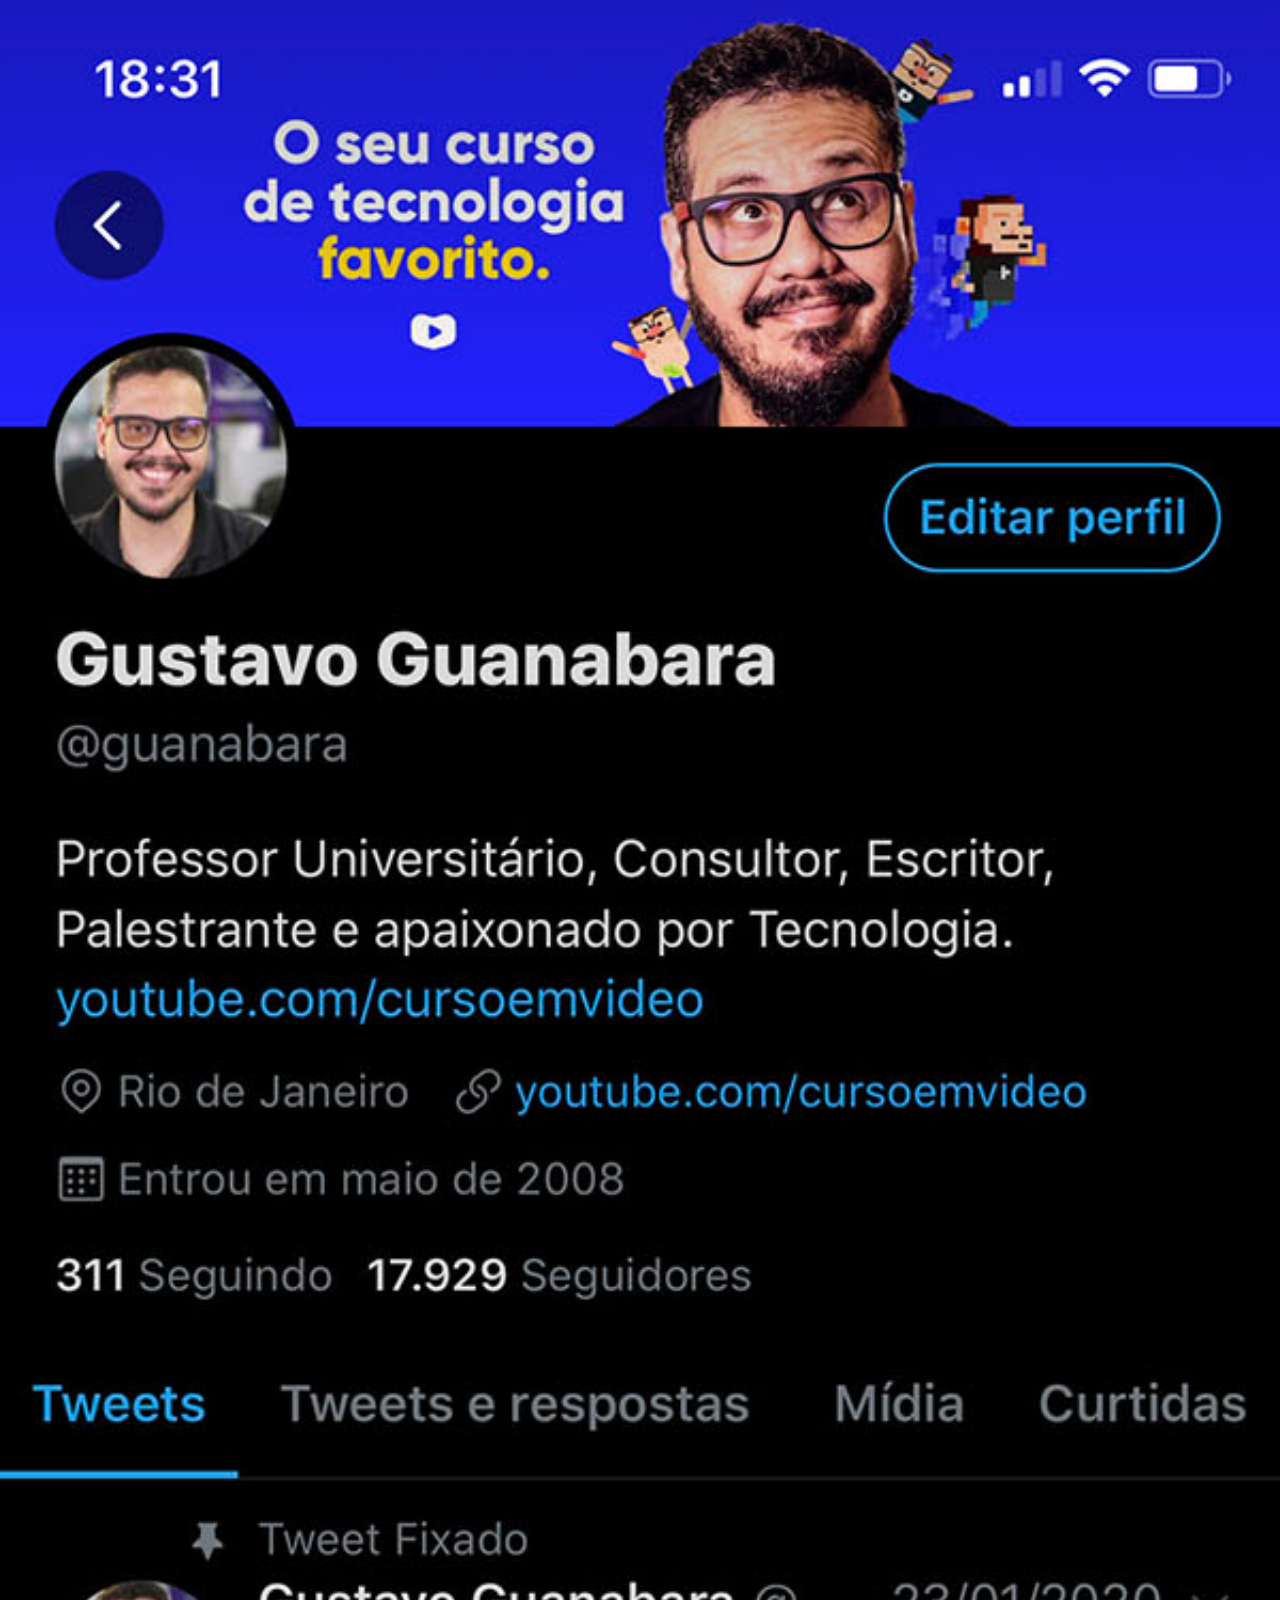
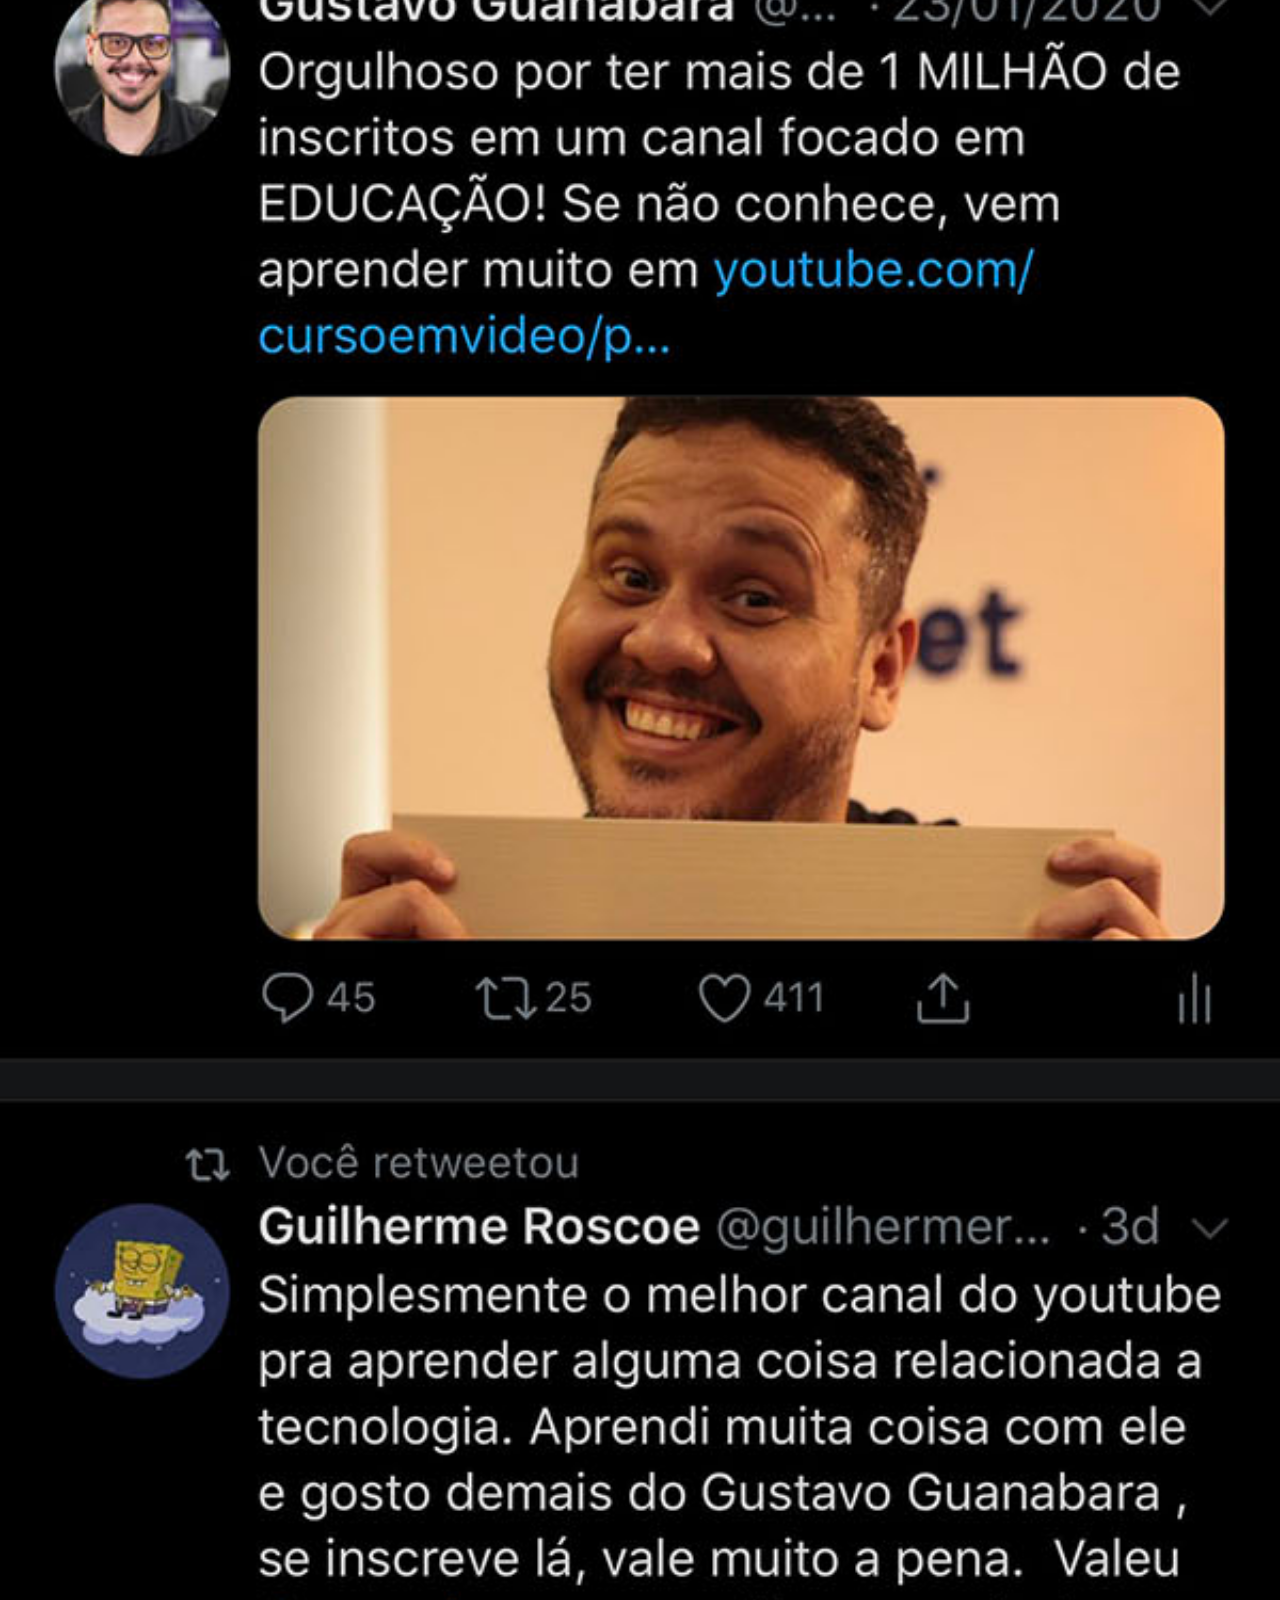
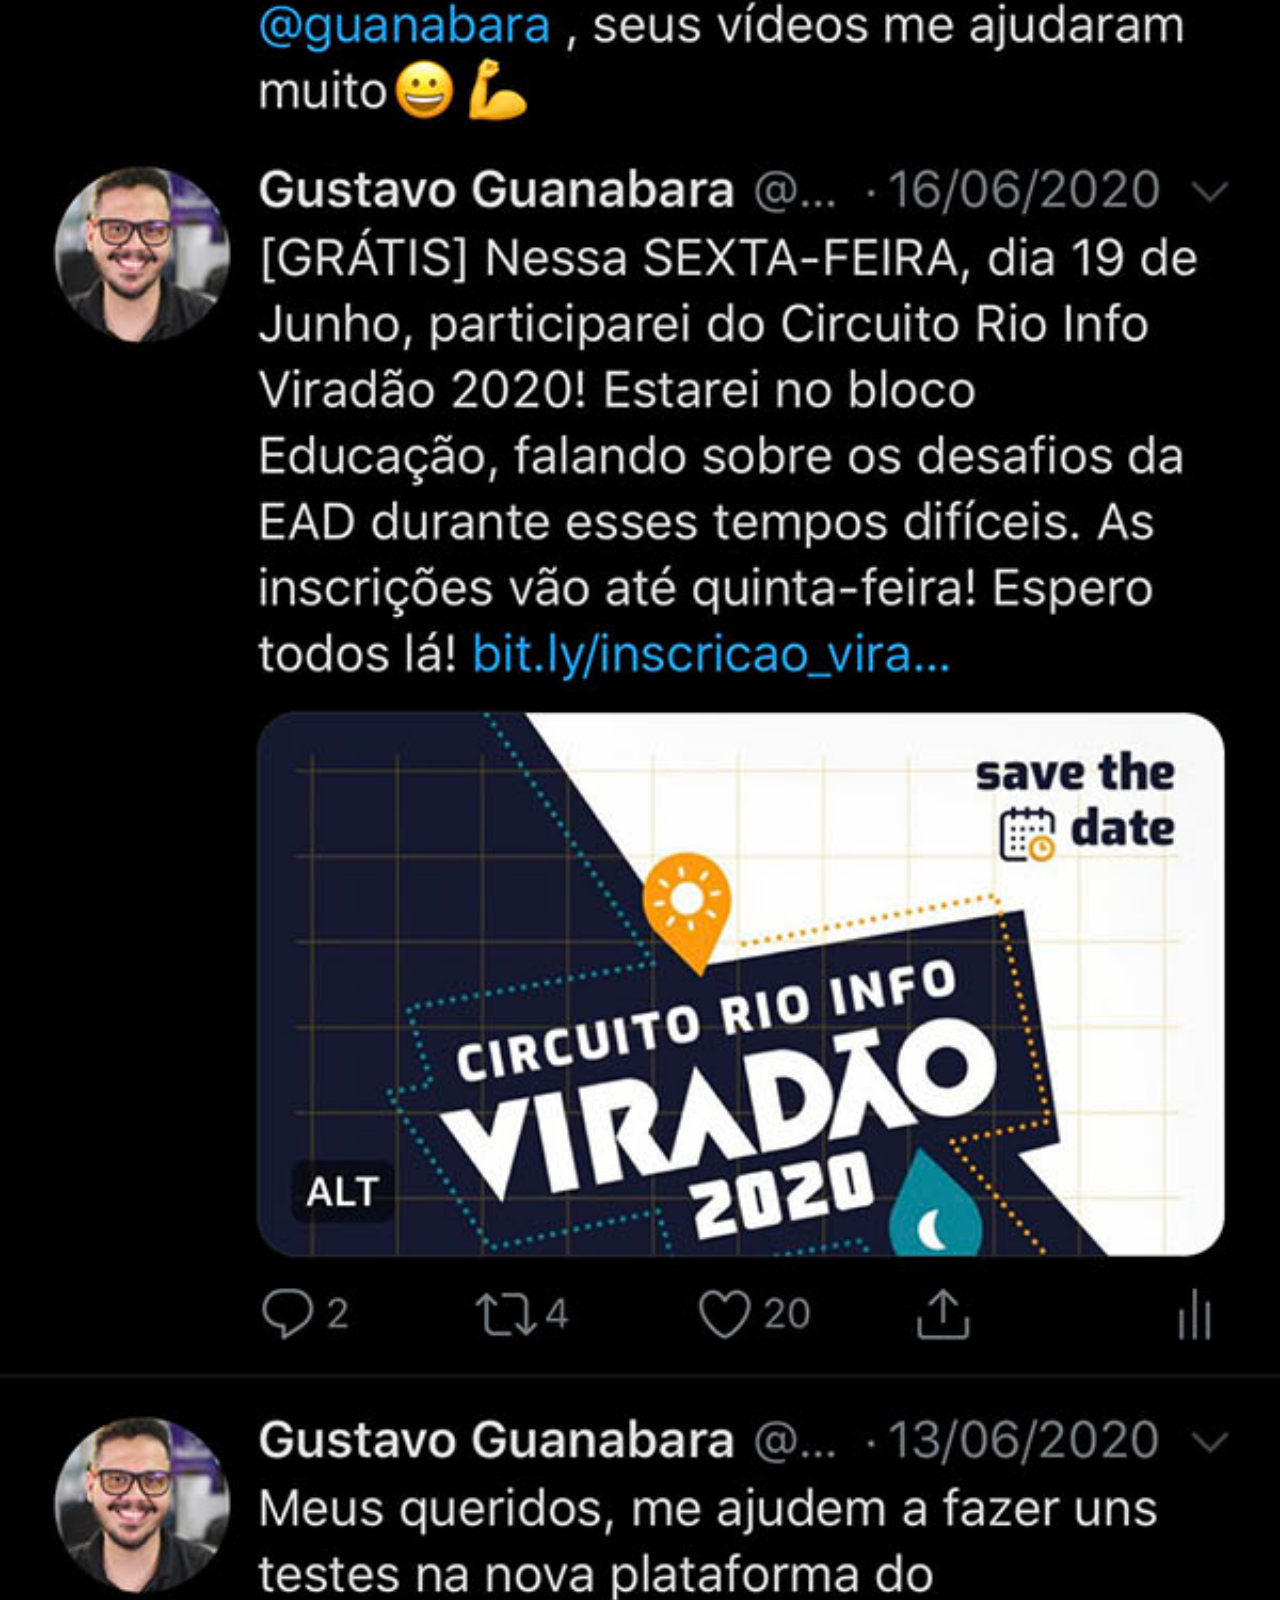
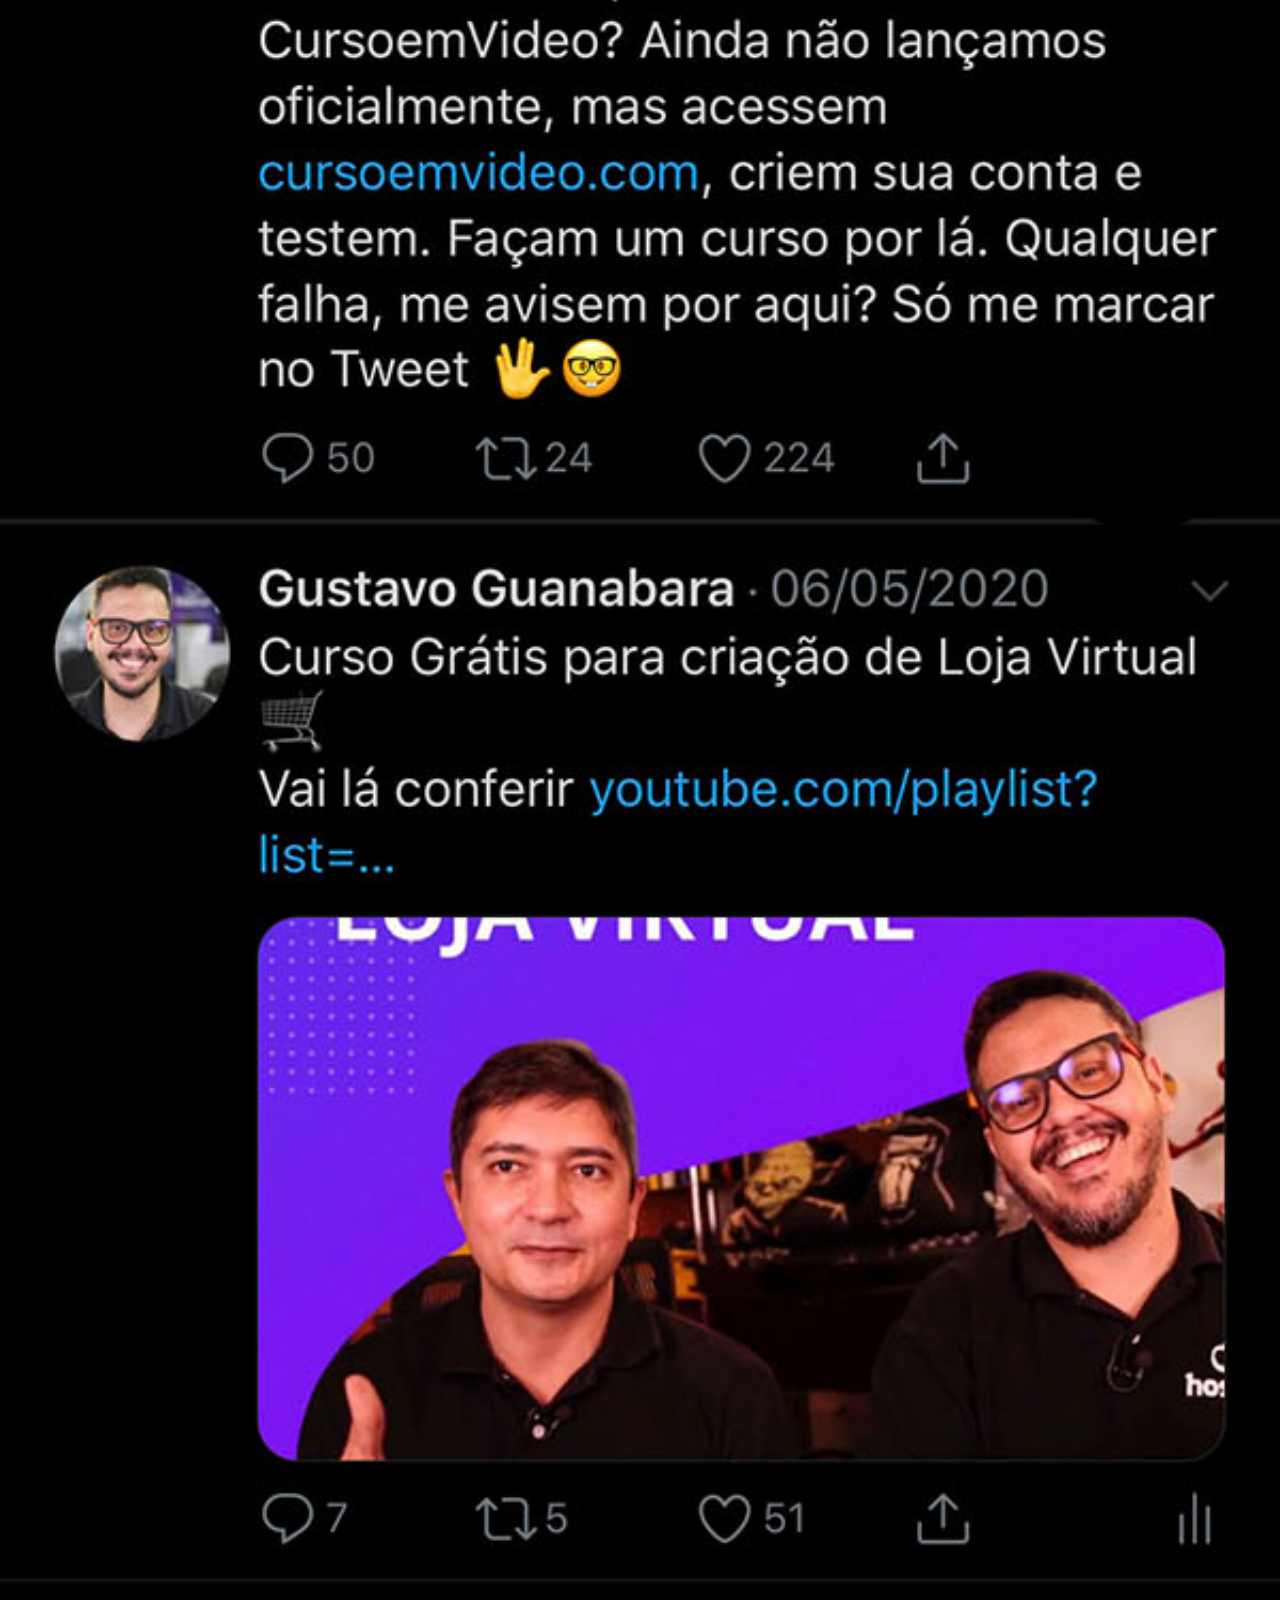
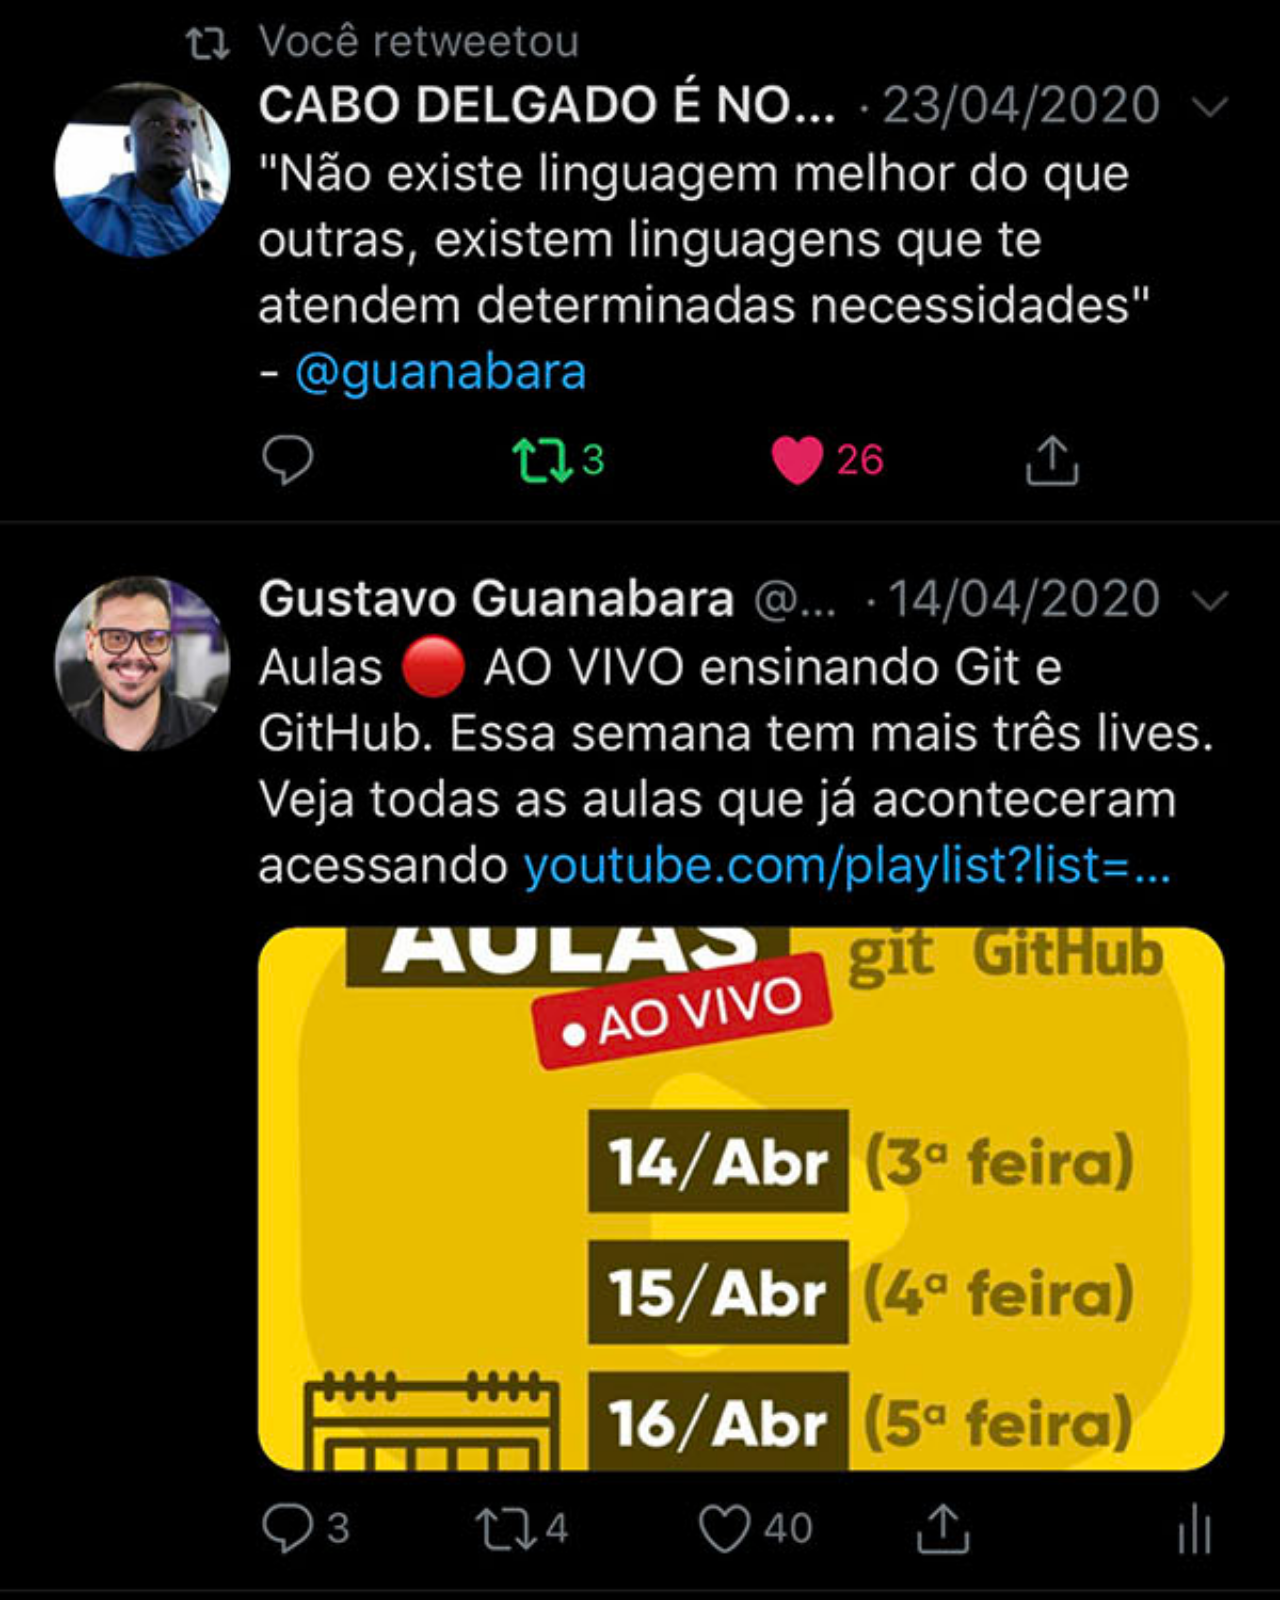
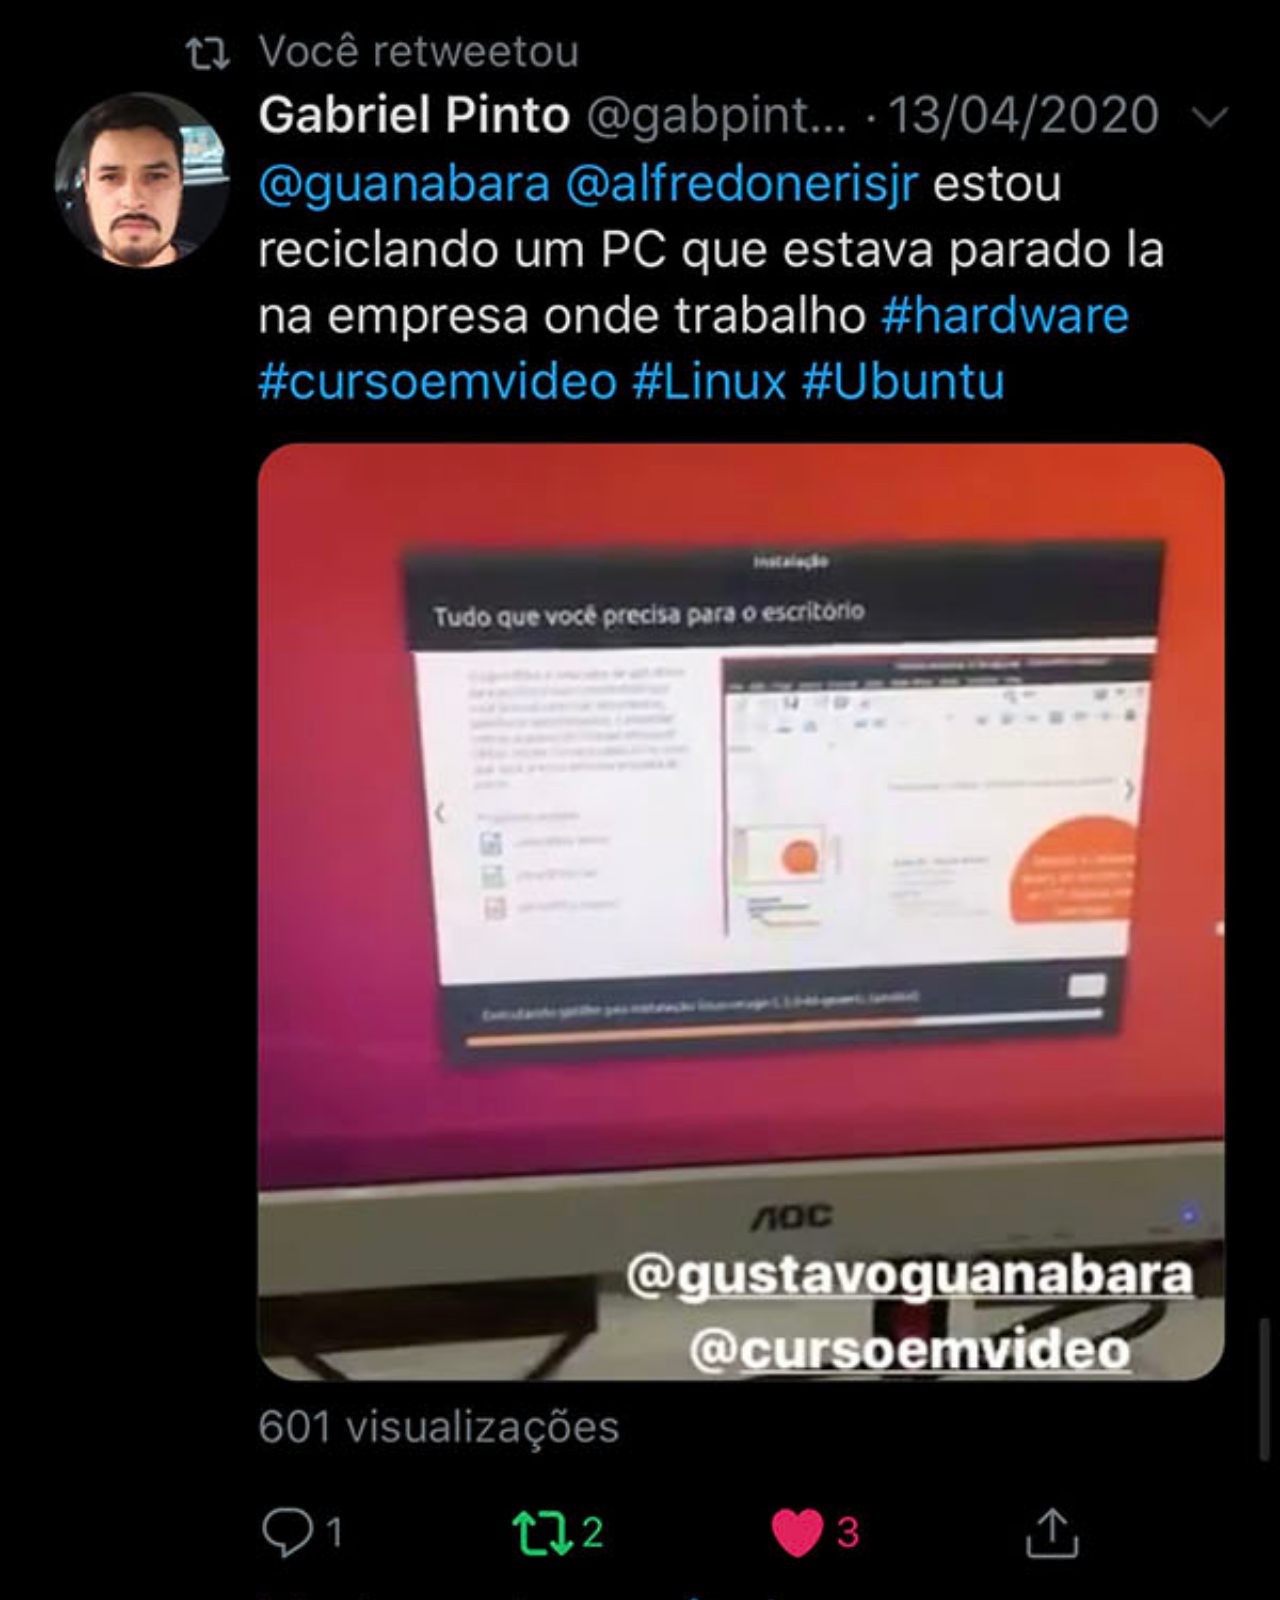
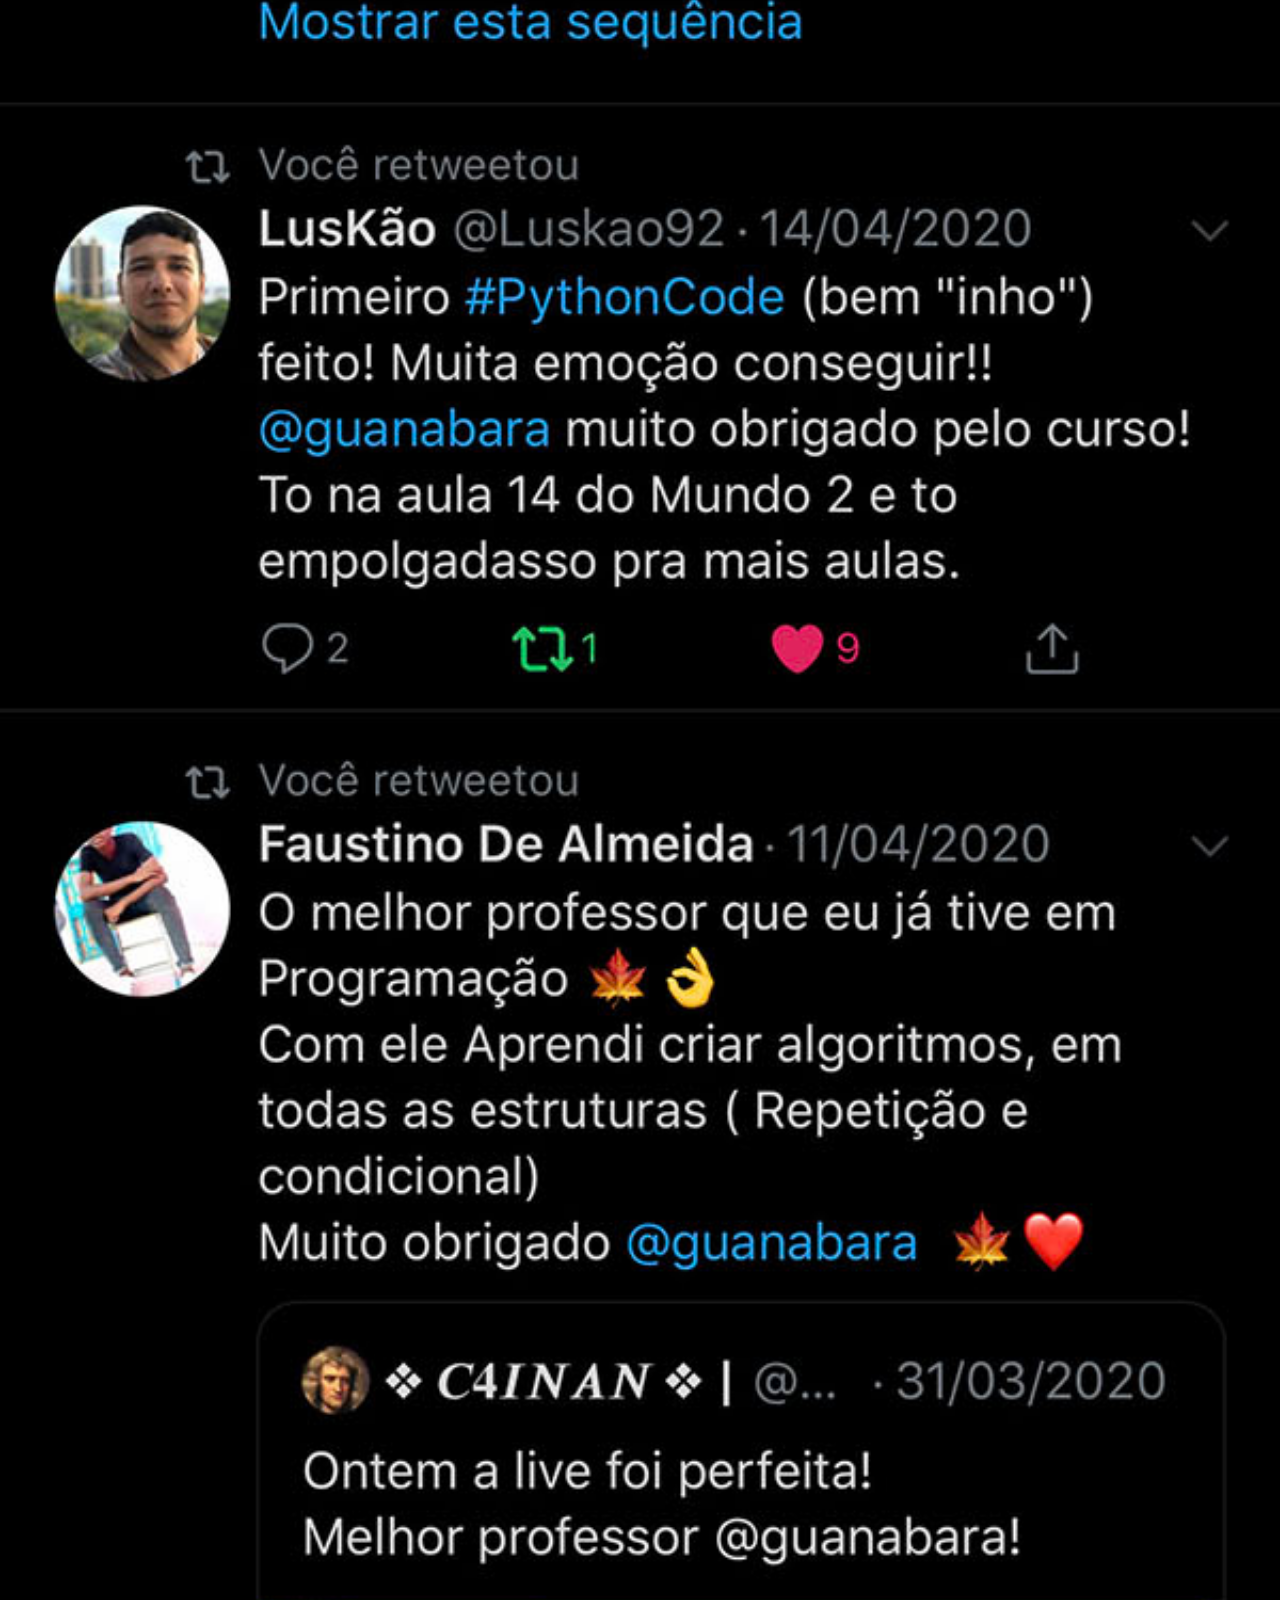
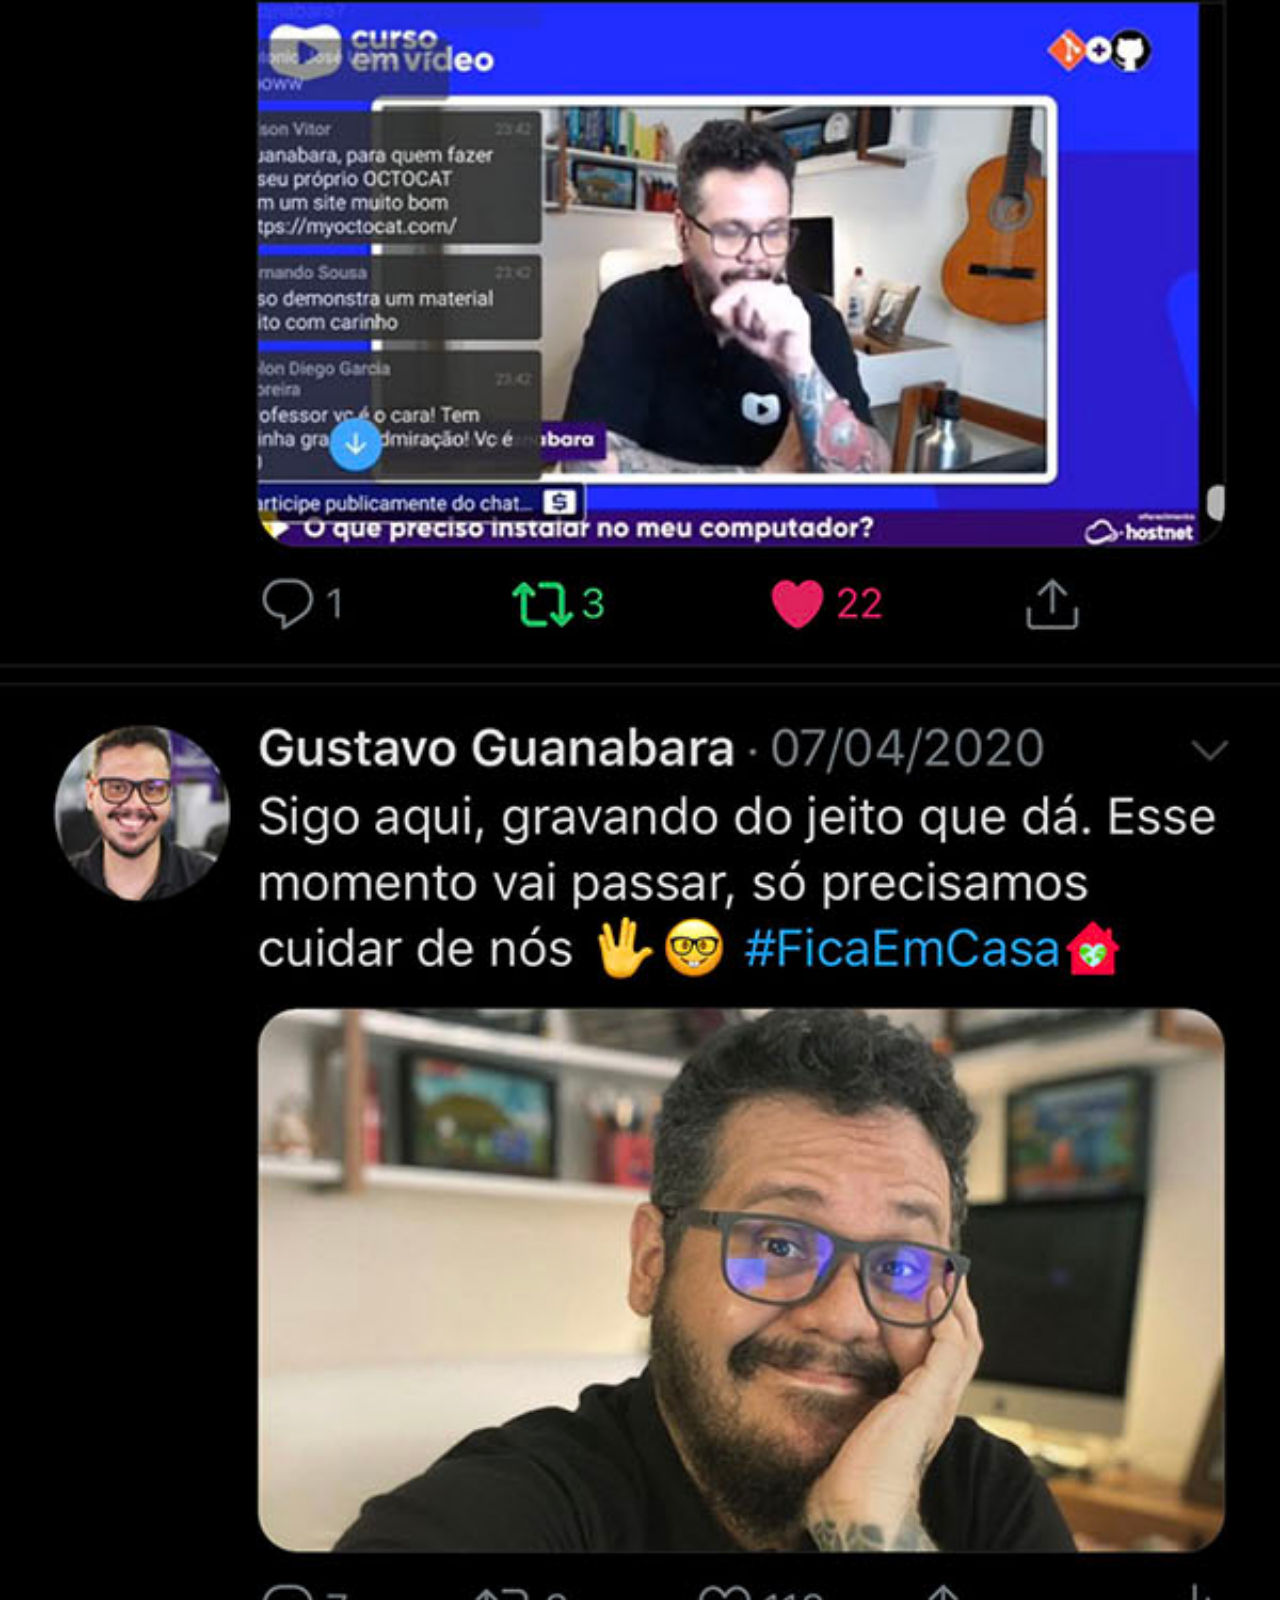
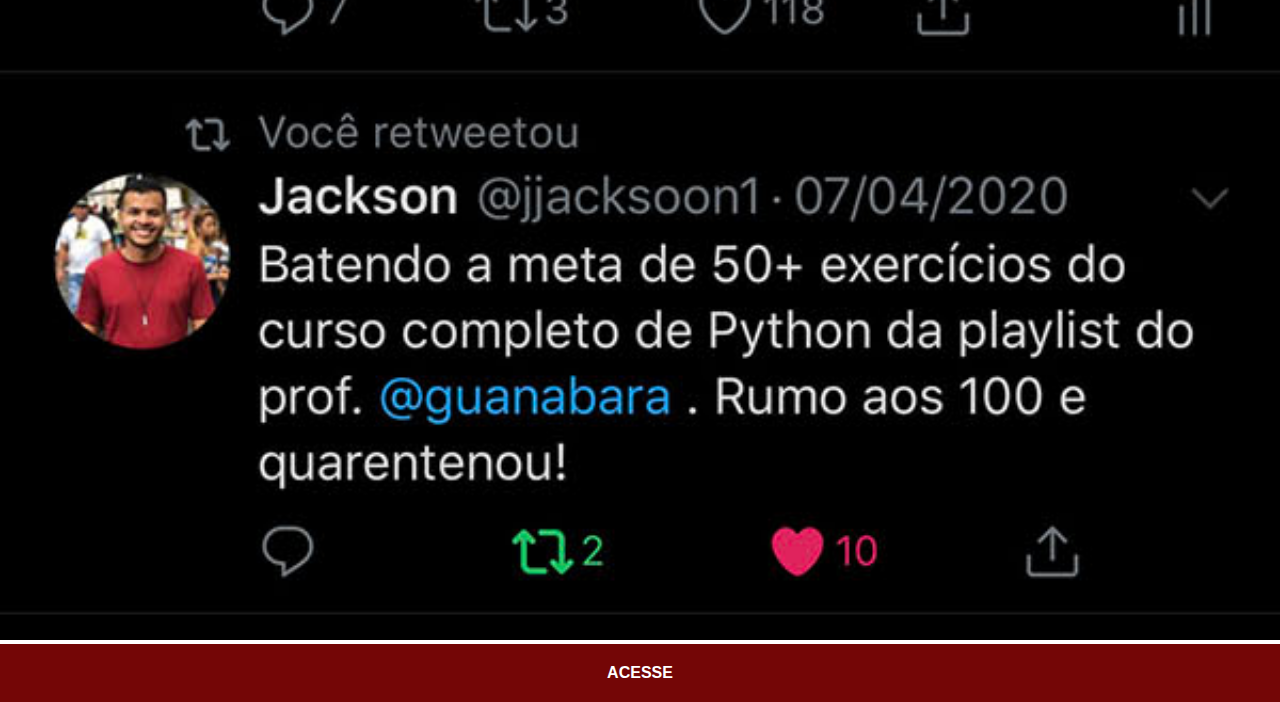
<file: twitter.html>
<!DOCTYPE html>
<html lang="pt-br">
<head>
    <meta charset="UTF-8">
    <meta name="viewport" content="width=device-width, initial-scale=1.0">
    <link rel="stylesheet" href="social.css">
    <title>Twitter</title>
</head>
<body>
    <img src="imagens/tela-twitter.jpg" alt="Twitter">
    <a href="https://x.com/guanabara" target="_blank">ACESSE</a>
    
</body>
</html>
</file>
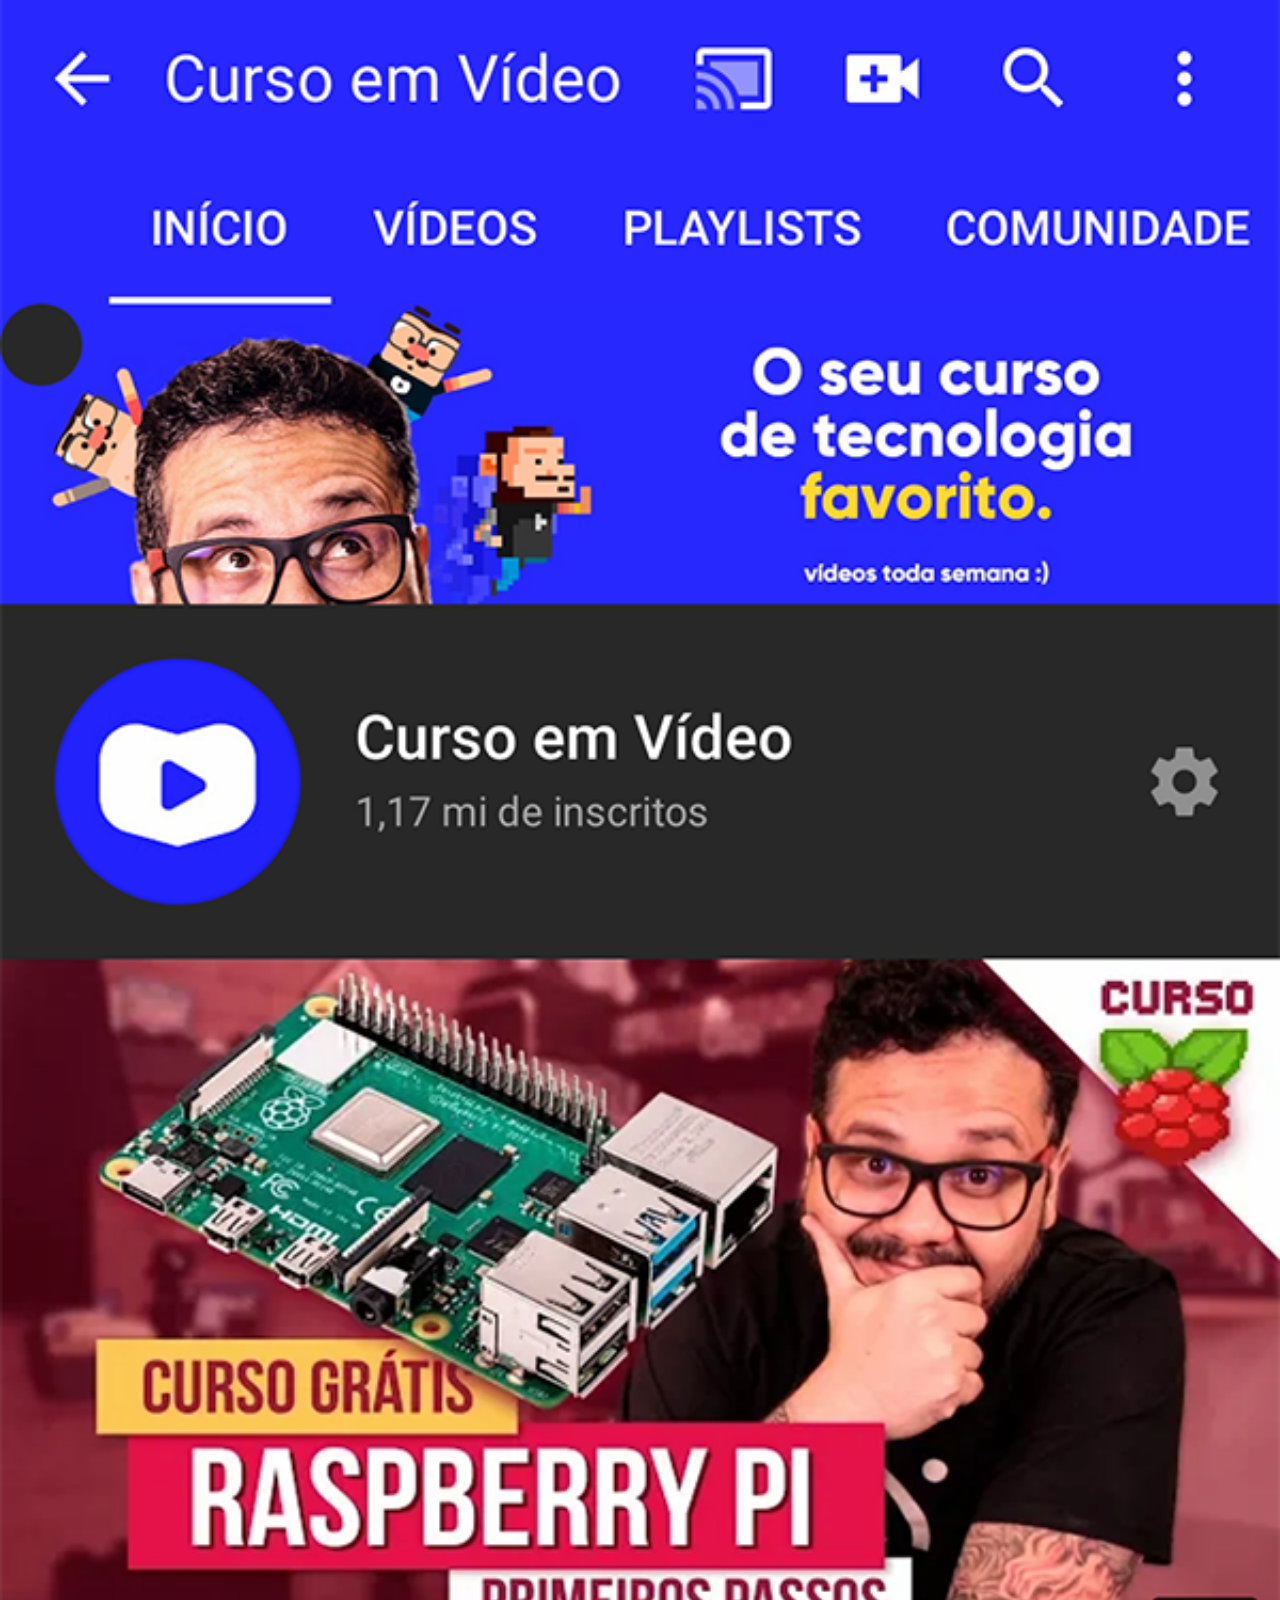
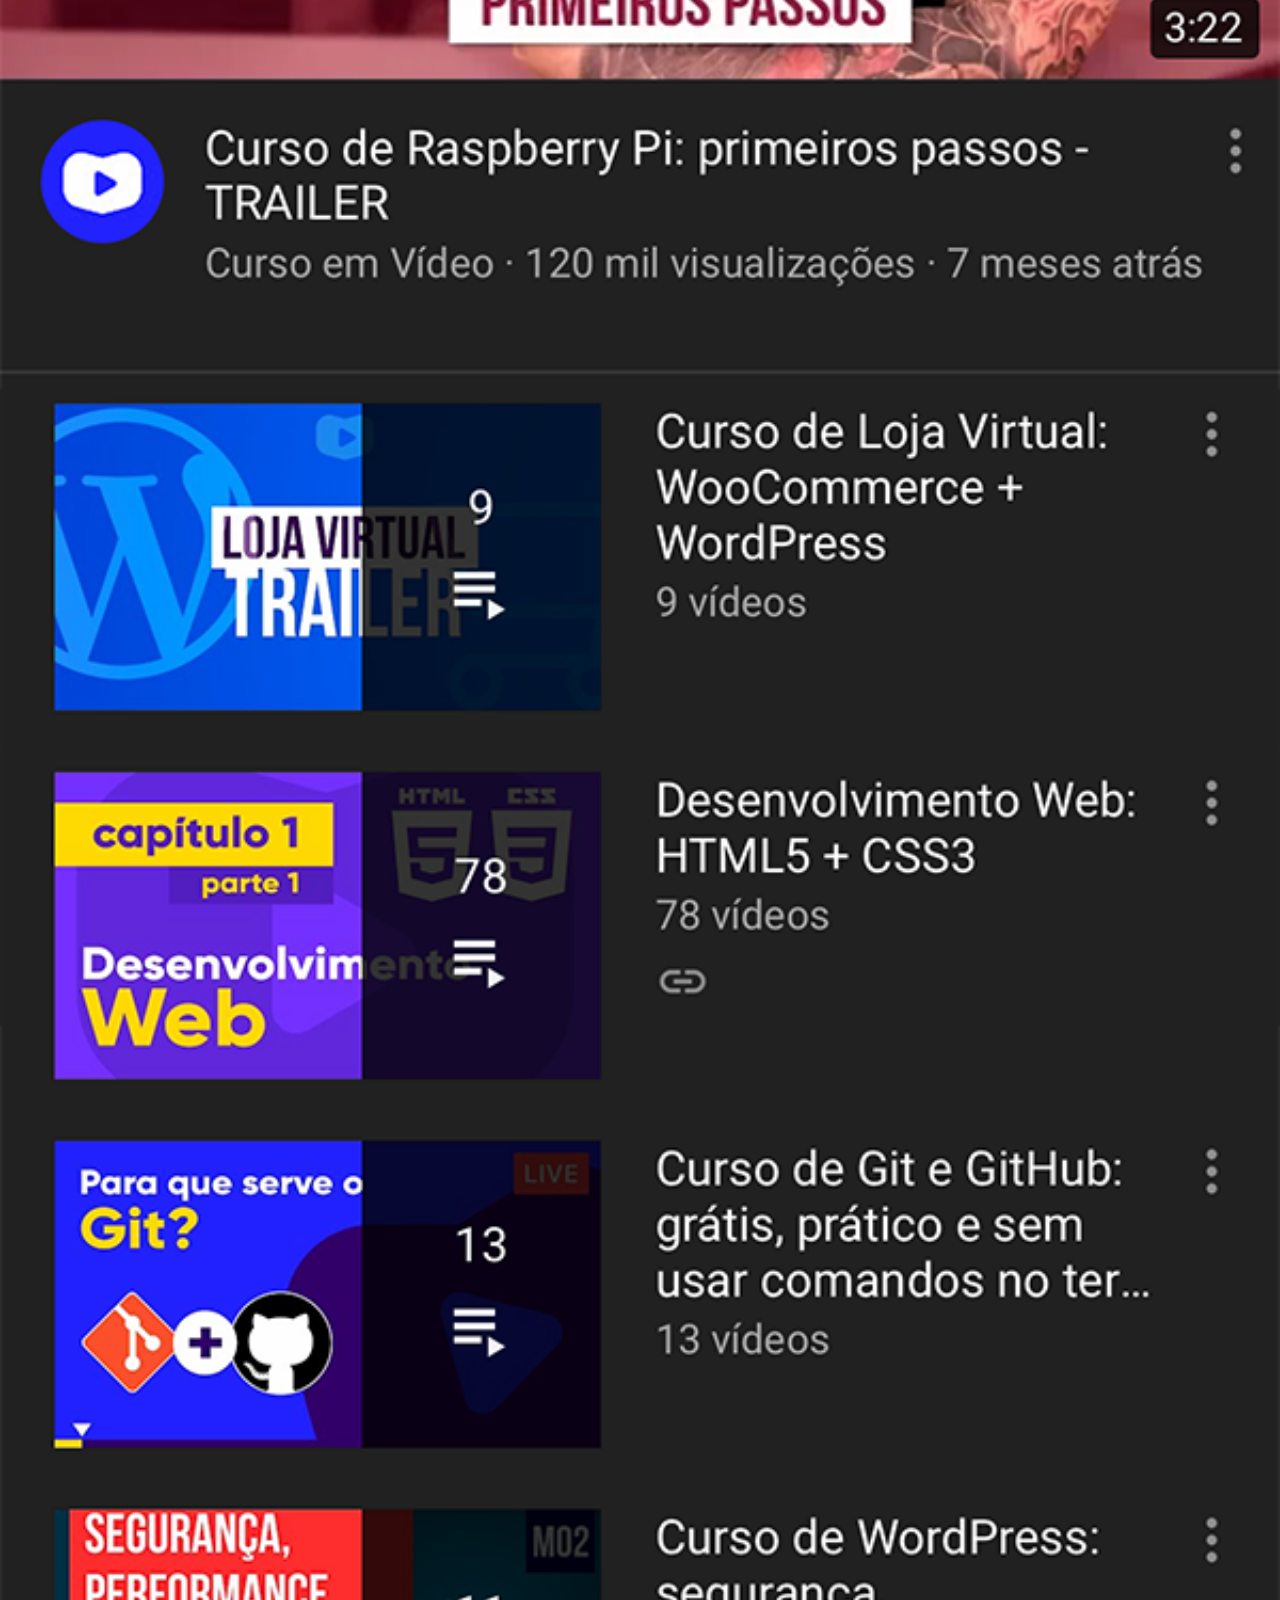
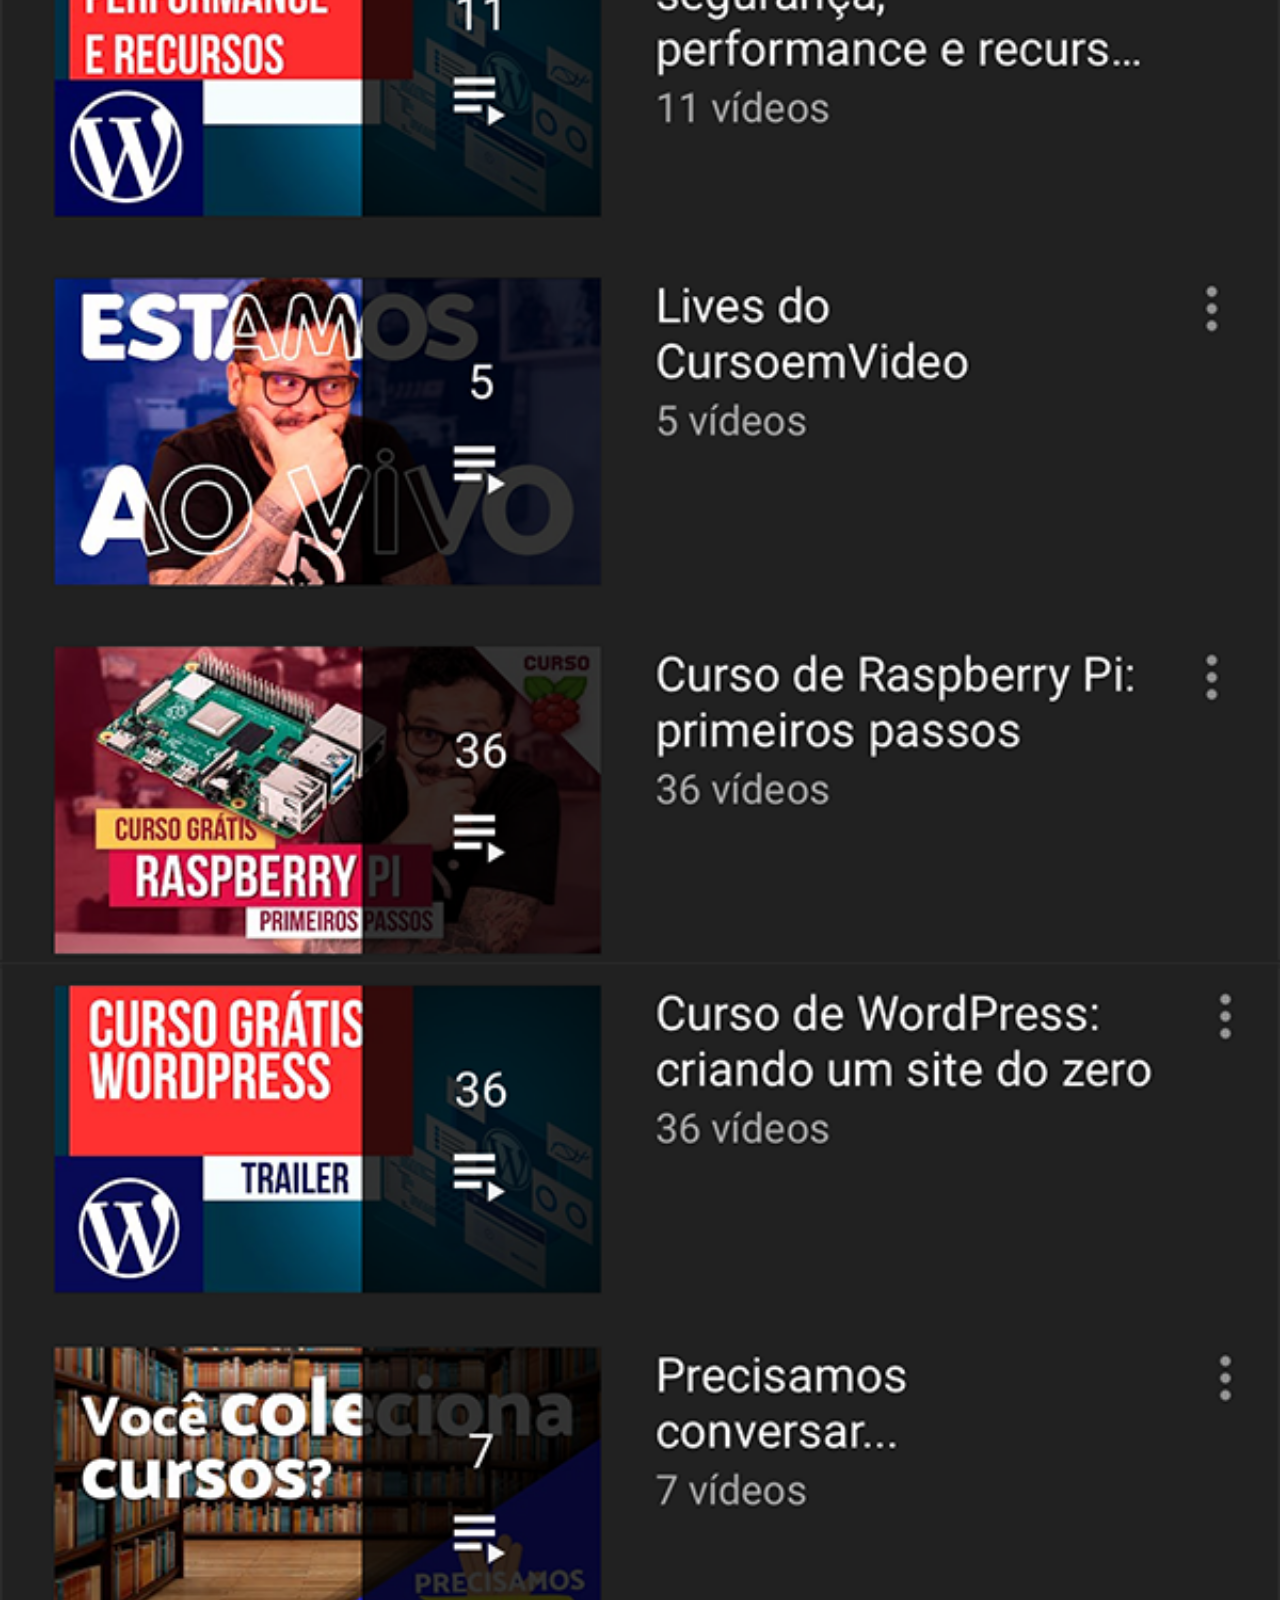
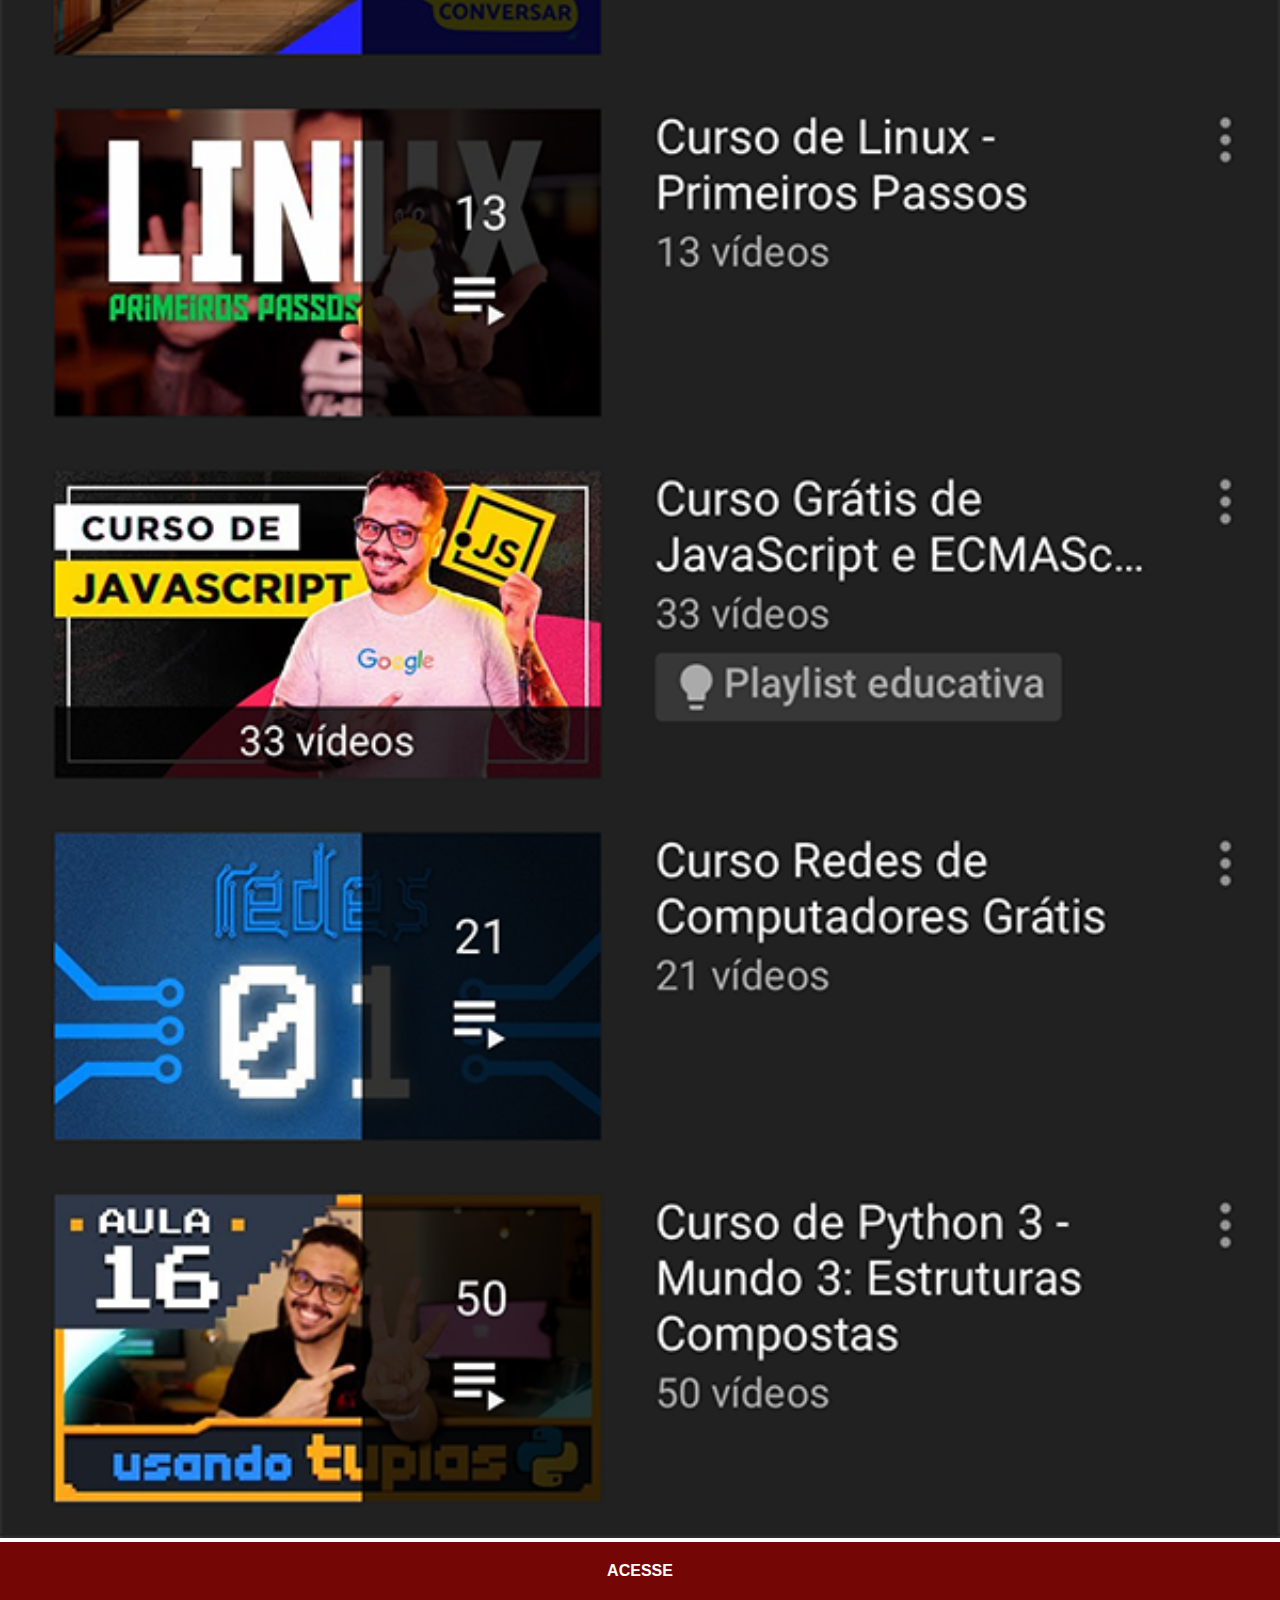
<file: youtube.html>
<!DOCTYPE html>
<html lang="pt-br">
<head>
    <meta charset="UTF-8">
    <meta name="viewport" content="width=device-width, initial-scale=1.0">
    <link rel="stylesheet" href="social.css">
    <title>Youtube</title>
</head>
<body>
    <img src="imagens/tela-youtube.png" alt="Youtube">
    <a href="https://www.youtube.com/c/CursoemV%C3%ADdeo" target="_blank">ACESSE</a>
</body>
</html>
</file>
<file: style.css>
@charset "UTF-8";

*{
    margin: 0px;
    padding: 0px;
}

html, body{
    width: 100vw;
    height: 100vh;
}

body{
    background:url(imagens/fundo-madeira.jpg) no-repeat top center;
    background-size: cover;
    background-attachment: fixed;
}

main{
    height: 100vh;
    position: relative;
}

section#telefone{
    position: absolute;
    top: 50%;
    left: 50%;
    transform: translate(-50%, -50%);

    width: 309px;
    height: 627px;
    
    background: url(imagens/frame-iphone.png) no-repeat;
}

iframe#tela{
    position: relative;
    top: 80px;
    left: 22px;

    width: 267px;
    height: 471px;
}

section#social{
    text-align: right;
    padding-right: 7px;
    padding-top: 7px;
}

section#social img{
    width: 50px;
    border-radius: 50%;
    margin: 5px;
    box-shadow: 3px 3px 5px rgba(0, 0, 0, 0.432);
    box-sizing: border-box;     
}

section#social img:hover{  
    transform: translate(-7px, -7px);
    transition: transform .3s;
    box-shadow: 5px 5px 10px black;
}
</file>
<file: social.css>
@charset "UTF-8";

*{
    margin: 0;
    padding: 0;
    font-family: Arial, Helvetica, sans-serif;
}

::-webkit-scrollbar{
    width: 0;
    height: 0;
}

img{
    width: 100vw;
}

a{
    display: block;
    background-color: rgb(116, 6, 6);
    padding: 20px;
    text-align: center;
    color: white;
    text-decoration: none;
    font-weight: bolder;   
}

a:hover{
    background-color: red;
}
</file>
